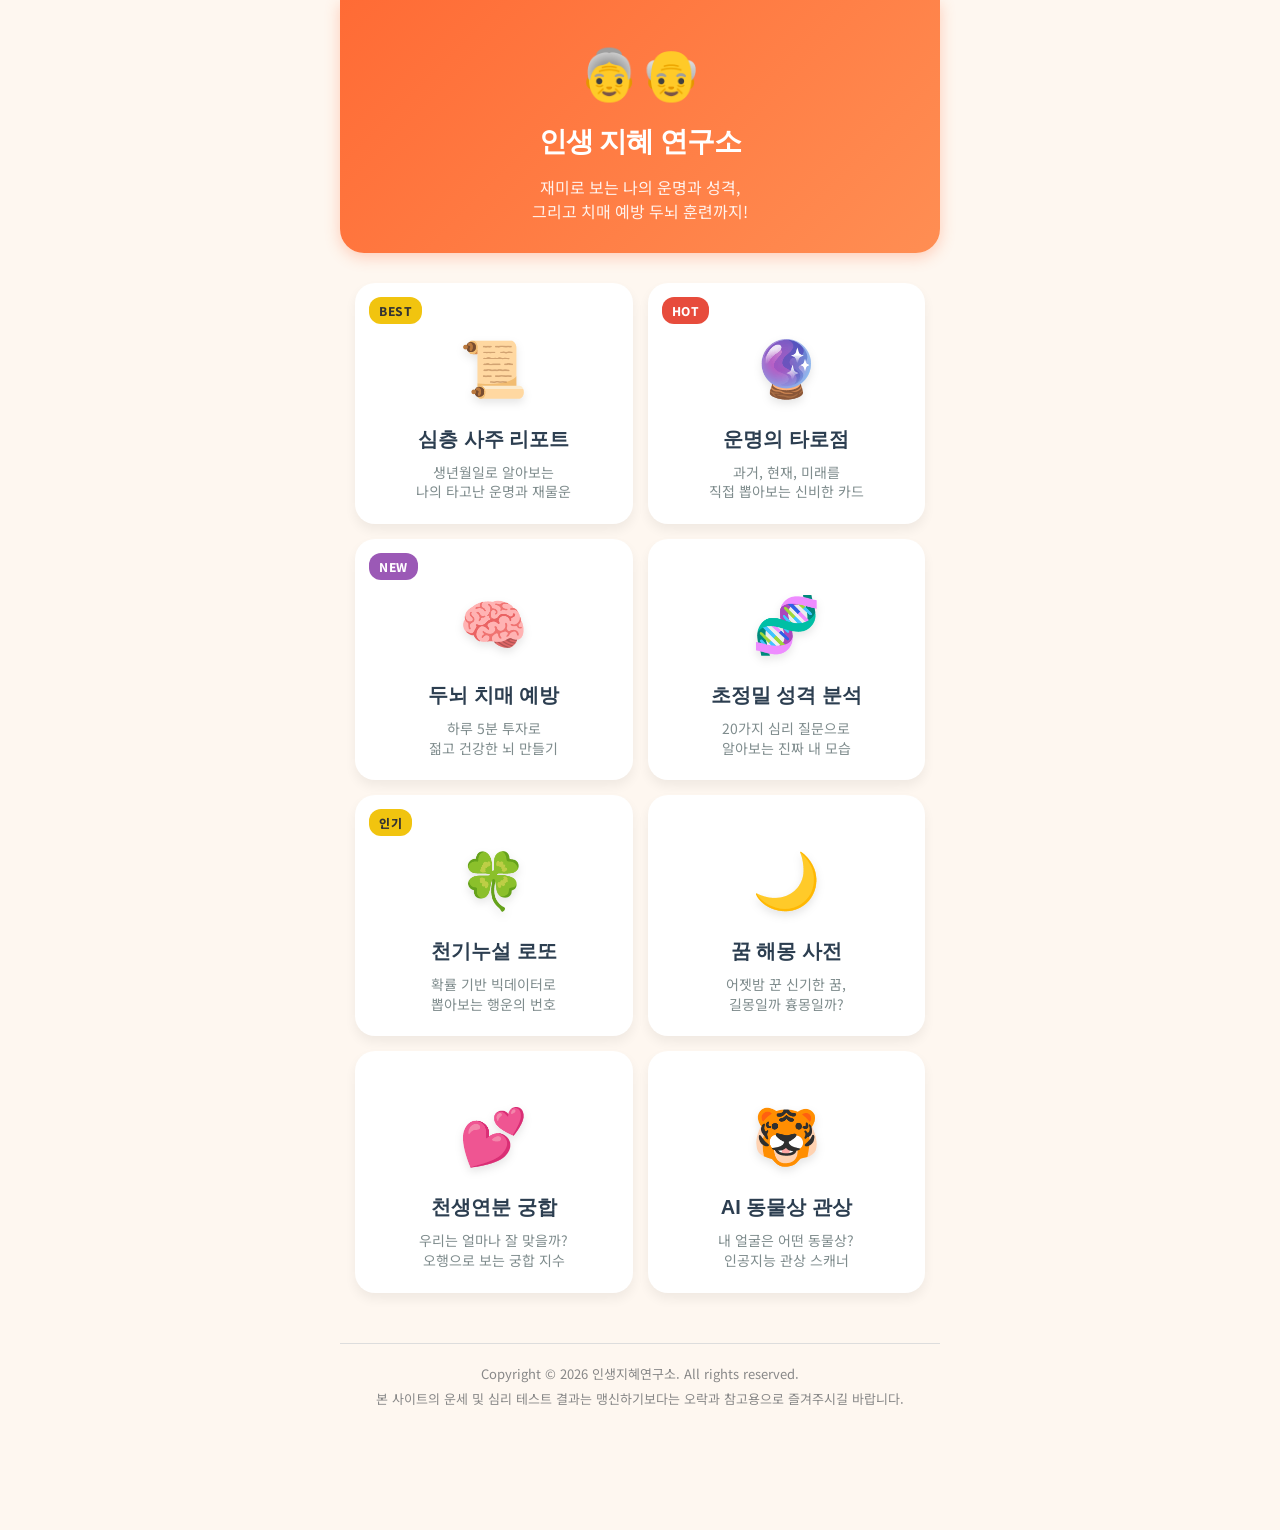
<file: index.html>
<!DOCTYPE html>
<html lang="ko">
<head>
    <meta charset="UTF-8">
    <meta name="viewport" content="width=device-width, initial-scale=1.0, maximum-scale=5.0">
    
    <!-- 기본 SEO 메타 태그 -->
    <title>시니어 인생 지혜 센터 - 사주, 타로, 두뇌건강, 성격분석</title>
    <meta name="description" content="시니어를 위한 맞춤형 심리 및 운세 분석 서비스입니다. 무료 사주팔자, 띠별 운세, 타로점, MBTI 성격테스트, 치매예방 두뇌게임, 로또 번호 추출 등 다양한 인생 지혜를 만나보세요.">
    <meta name="keywords" content="시니어, 운세, 사주팔자, 타로카드, MBTI, 치매예방, 두뇌게임, 꿈해몽, 로또당첨번호, 무료운세">
    <meta name="author" content="인생 지혜 센터">
    <link rel="canonical" href="https://www.yourdomain.com/">
    
    <!-- 다국어/지역 타겟팅 (한국어 대상) -->
    <link rel="alternate" hreflang="ko-KR" href="https://www.yourdomain.com/" />
    <link rel="alternate" hreflang="x-default" href="https://www.yourdomain.com/" />
    
    <!-- Open Graph (소셜 미디어 공유용) -->
    <meta property="og:type" content="website">
    <meta property="og:url" content="https://www.yourdomain.com/">
    <meta property="og:title" content="시니어 인생 지혜 센터 - 사주부터 두뇌건강까지">
    <meta property="og:description" content="시니어를 위한 맞춤형 분석 센터. 오늘의 운세, 성격 테스트, 치매 예방 게임을 무료로 즐겨보세요.">
    <meta property="og:image" content="https://www.yourdomain.com/og-image.jpg">
    <meta property="og:site_name" content="인생 지혜 센터">
    <meta property="og:locale" content="ko_KR">
    
    <!-- Twitter Card -->
    <meta name="twitter:card" content="summary_large_image">
    <meta name="twitter:title" content="시니어 인생 지혜 센터">
    <meta name="twitter:description" content="무료 사주, 타로, 두뇌게임, 꿈해몽 등 시니어 특화 콘텐츠">
    <meta name="twitter:image" content="https://www.yourdomain.com/og-image.jpg">

    <!-- CSS -->
    <link rel="stylesheet" href="common.css">
    
    <style>
        /* 방구석연구소 스타일 메인 그리드 및 카드 디자인 */
        .hero-section {
            text-align: center;
            padding: 30px 15px;
            background: linear-gradient(135deg, #FF6B35, #FF8E53);
            color: white;
            border-radius: 0 0 24px 24px;
            margin-bottom: 30px;
            box-shadow: 0 4px 15px rgba(255, 107, 53, 0.3);
        }
        .hero-title { font-size: 28px; font-weight: 900; margin-bottom: 10px; letter-spacing: -1px; }
        .hero-sub { font-size: 16px; opacity: 0.9; line-height: 1.5; }
        
        .main-grid {
            display: grid;
            grid-template-columns: repeat(2, 1fr);
            gap: 15px;
            padding: 0 15px 30px;
        }
        @media (max-width: 480px) {
            .main-grid { grid-template-columns: 1fr; }
        }
        
        .test-card {
            background: #fff;
            border-radius: 20px;
            padding: 20px;
            display: flex;
            flex-direction: column;
            align-items: center;
            text-align: center;
            text-decoration: none;
            box-shadow: 0 6px 12px rgba(0,0,0,0.06);
            border: 2px solid transparent;
            transition: all 0.3s cubic-bezier(0.25, 0.8, 0.25, 1);
            position: relative;
            overflow: hidden;
        }
        .test-card:hover, .test-card:active {
            transform: translateY(-5px);
            box-shadow: 0 12px 20px rgba(255, 107, 53, 0.15);
            border-color: var(--primary);
        }
        
        .badge {
            position: absolute;
            top: 12px; left: 12px;
            padding: 4px 10px;
            border-radius: 12px;
            font-size: 12px;
            font-weight: 800;
            color: white;
            letter-spacing: 0.5px;
        }
        .b-hot { background: #e74c3c; }
        .b-new { background: #9b59b6; }
        .b-best { background: #f1c40f; color: #333; }
        
        .card-icon {
            font-size: 55px;
            margin: 15px 0;
            filter: drop-shadow(0 4px 4px rgba(0,0,0,0.1));
            transition: transform 0.3s;
        }
        .test-card:hover .card-icon { transform: scale(1.1) rotate(5deg); }
        
        .card-title {
            font-size: 20px;
            font-weight: 800;
            color: #2c3e50;
            margin-bottom: 8px;
            word-break: keep-all;
        }
        .card-desc {
            font-size: 14px;
            color: #7f8c8d;
            line-height: 1.4;
            word-break: keep-all;
        }
        
        /* 시맨틱 태그 숨김 (SEO 용) */
        .sr-only {
            position: absolute; width: 1px; height: 1px; padding: 0; margin: -1px; overflow: hidden; clip: rect(0,0,0,0); border: 0;
        }
    </style>

    <!-- 구조화 데이터 (JSON-LD) - AI 크롤러 및 구글 리치 스니펫용 -->
    <script type="application/ld+json">
    {
      "@context": "https://schema.org",
      "@type": "WebSite",
      "name": "인생 지혜 센터",
      "url": "https://www.yourdomain.com/",
      "description": "시니어를 위한 전문 심리 분석, 사주, 타로, 두뇌 게임 사이트",
      "publisher": {
        "@type": "Organization",
        "name": "인생 지혜 센터 운영진",
        "logo": {
          "@type": "ImageObject",
          "url": "https://www.yourdomain.com/logo.png"
        }
      }
    }
    </script>
</head>
<body style="background-color: var(--bg); padding: 0;">

<div class="app-container" style="max-width: 600px; margin: 0 auto; min-height: 100vh; background: #FEF7F0;">
    
    <!-- SEO용 메인 타이틀 (시각적으로는 가려지거나 자연스럽게 배치됨) -->
    <h1 class="sr-only">시니어 맞춤형 사주, 성격 테스트 및 두뇌 훈련 사이트 모음</h1>

    <header class="hero-section">
        <div style="font-size: 50px; margin-bottom: 10px;">👵👴</div>
        <h2 class="hero-title">인생 지혜 연구소</h2>
        <p class="hero-sub">재미로 보는 나의 운명과 성격,<br>그리고 치매 예방 두뇌 훈련까지!</p>
    </header>

    <main>
        <section class="main-grid">
            
            <!-- 카드 1: 사주 -->
            <a href="saju.html" class="test-card">
                <span class="badge b-best">BEST</span>
                <div class="card-icon">📜</div>
                <h3 class="card-title">심층 사주 리포트</h3>
                <p class="card-desc">생년월일로 알아보는<br>나의 타고난 운명과 재물운</p>
            </a>

            <!-- 카드 2: 타로 -->
            <a href="tarot-v2.html" class="test-card">
                <span class="badge b-hot">HOT</span>
                <div class="card-icon">🔮</div>
                <h3 class="card-title">운명의 타로점</h3>
                <p class="card-desc">과거, 현재, 미래를<br>직접 뽑아보는 신비한 카드</p>
            </a>

            <!-- 카드 3: 두뇌 건강 -->
            <a href="brain.html" class="test-card">
                <span class="badge b-new">NEW</span>
                <div class="card-icon">🧠</div>
                <h3 class="card-title">두뇌 치매 예방</h3>
                <p class="card-desc">하루 5분 투자로<br>젊고 건강한 뇌 만들기</p>
            </a>

            <!-- 카드 4: MBTI -->
            <a href="mbti.html" class="test-card">
                <div class="card-icon">🧬</div>
                <h3 class="card-title">초정밀 성격 분석</h3>
                <p class="card-desc">20가지 심리 질문으로<br>알아보는 진짜 내 모습</p>
            </a>

            <!-- 카드 5: 로또 -->
            <a href="lotto2.html" class="test-card">
                <span class="badge b-best">인기</span>
                <div class="card-icon">🍀</div>
                <h3 class="card-title">천기누설 로또</h3>
                <p class="card-desc">확률 기반 빅데이터로<br>뽑아보는 행운의 번호</p>
            </a>

            <!-- 카드 6: 꿈해몽 -->
            <a href="dream.html" class="test-card">
                <div class="card-icon">🌙</div>
                <h3 class="card-title">꿈 해몽 사전</h3>
                <p class="card-desc">어젯밤 꾼 신기한 꿈,<br>길몽일까 흉몽일까?</p>
            </a>

            <!-- 카드 7: 인연 궁합 -->
            <a href="love.html" class="test-card">
                <div class="card-icon">💕</div>
                <h3 class="card-title">천생연분 궁합</h3>
                <p class="card-desc">우리는 얼마나 잘 맞을까?<br>오행으로 보는 궁합 지수</p>
            </a>

            <!-- 카드 8: 동물 관상 -->
            <a href="animal.html" class="test-card">
                <div class="card-icon">🐯</div>
                <h3 class="card-title">AI 동물상 관상</h3>
                <p class="card-desc">내 얼굴은 어떤 동물상?<br>인공지능 관상 스캐너</p>
            </a>

        </section>
    </main>

    <!-- 푸터 영역 추가 (SEO 및 신뢰도 향상) -->
    <footer style="text-align: center; padding: 20px; color: #888; font-size: 13px; border-top: 1px solid #ddd; margin-top: 20px;">
        <p>Copyright © 2026 인생지혜연구소. All rights reserved.</p>
        <p style="margin-top: 5px;">본 사이트의 운세 및 심리 테스트 결과는 맹신하기보다는 오락과 참고용으로 즐겨주시길 바랍니다.</p>
    </footer>

</div>

</body>
</html>
</file>
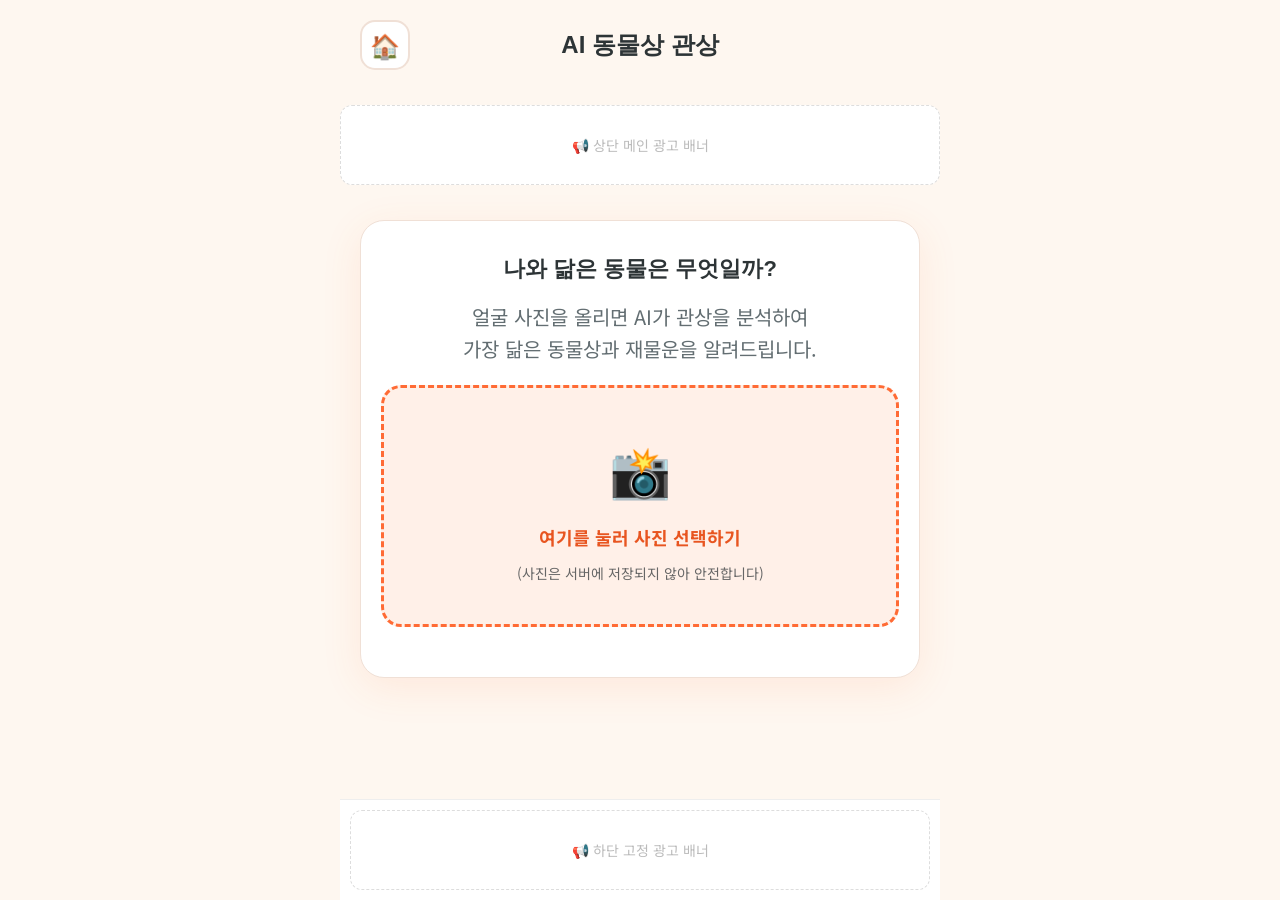
<file: animal.html>
<!DOCTYPE html>
<html lang="ko">
<head>
    <meta charset="UTF-8">
    <meta name="viewport" content="width=device-width, initial-scale=1.0">
    <title>동물상 관상 - 인생의 지혜</title>
    <link rel="stylesheet" href="common.css">
    <style>
        .upload-box { border: 3px dashed var(--primary); border-radius: 20px; padding: 40px 20px; text-align: center; cursor: pointer; background: #FFF0E8; transition: 0.3s; margin-bottom: 20px;}
        .upload-box:hover { background: #FFE0B2; }
        .upload-icon { font-size: 50px; margin-bottom: 15px; }
        .upload-text { font-size: 18px; font-weight: bold; color: var(--primary-dark); }
        
        #preview-img { max-width: 100%; max-height: 250px; border-radius: 12px; margin: 20px auto; display: none; box-shadow: 0 4px 10px rgba(0,0,0,0.1); }
        
        .scan-line { width: 100%; height: 4px; background: #00B894; position: absolute; top: 0; left: 0; box-shadow: 0 0 10px #00B894; animation: scan 2s infinite linear; display: none;}
        @keyframes scan { 0% { top: 0; } 50% { top: 100%; } 100% { top: 0; } }
        
        .res-animal { font-size: 80px; margin-bottom: 10px; }
        .res-title { font-size: 26px; font-weight: 900; color: var(--primary-dark); margin-bottom: 15px; }
        .res-desc { font-size: 18px; line-height: 1.6; color: #444; background: #f9f9f9; padding: 20px; border-radius: 12px; text-align: left;}
        
        input[type="file"] { display: none; }
    </style>
</head>
<body>

<div class="app-container">
    <header class="top-nav">
        <a href="index.html" class="home-btn">🏠</a>
        <h2 style="font-size: 24px;">AI 동물상 관상</h2>
        <div style="width:50px;"></div>
    </header>

    <div class="ad-box">📢 상단 메인 광고 배너</div>

    <main class="content-padding">
        <div id="upload-view" class="card animate-in">
            <h3 style="font-size: 22px; text-align: center; margin-bottom: 15px;">나와 닮은 동물은 무엇일까?</h3>
            <p style="text-align: center; color: var(--text-sub); margin-bottom: 20px;">얼굴 사진을 올리면 AI가 관상을 분석하여<br>가장 닮은 동물상과 재물운을 알려드립니다.</p>
            
            <div class="upload-box" onclick="document.getElementById('file-input').click();">
                <div class="upload-icon">📸</div>
                <div class="upload-text">여기를 눌러 사진 선택하기</div>
                <div style="font-size:14px; color:#666; margin-top:10px;">(사진은 서버에 저장되지 않아 안전합니다)</div>
            </div>
            <input type="file" id="file-input" accept="image/*" onchange="loadFile(event)">
            
            <div style="position: relative; text-align:center;">
                <img id="preview-img">
                <div class="scan-line" id="scan-line"></div>
            </div>
            
            <button class="btn-main" id="analyze-btn" style="display:none;" onclick="startAnalyze()">AI 관상 분석 시작</button>
        </div>

        <div id="result-view" class="card animate-in" style="display:none; text-align: center;">
            <div class="res-animal" id="res-emoji"></div>
            <div class="res-title" id="res-title"></div>
            <div class="res-desc" id="res-desc"></div>
            <button class="btn-main" style="margin-top: 25px;" onclick="location.reload()">다른 사진으로 해보기</button>
        </div>
    </main>

    <div class="ad-fixed-bottom">
        <div class="ad-box" style="margin:0">📢 하단 고정 광고 배너</div>
    </div>
</div>

<script>
const animals = [
    { e: "🐶", t: "친근하고 충직한 강아지상", d: "당신은 사람들에게 호감을 주는 부드러운 인상을 가졌습니다. 인복이 많아 주변에 항상 돕는 귀인이 끊이지 않으며, 초년보다 중년 이후에 재물이 크게 모이는 관상입니다." },
    { e: "🐱", t: "매력적이고 도도한 고양이상", d: "눈치가 빠르고 두뇌 회전이 비상합니다. 남들에게 기대기보다 스스로 독립적인 성취를 이뤄내는 타입이며, 특유의 예리한 감각으로 투자나 사업에서 큰 성공을 거둘 관상입니다." },
    { e: "🐯", t: "카리스마 넘치는 호랑이상", d: "강한 리더십과 묵직한 존재감을 지녔습니다. 불의를 참지 못하는 대장부 기질이 있으며, 조직의 우두머리가 되거나 큰 사업체를 이끌어갈 강력한 재물운을 타고났습니다." },
    { e: "🐻", t: "듬직하고 포용력 넓은 곰상", d: "태산처럼 묵직하고 믿음직스러워 주변 사람들이 당신을 깊이 의지합니다. 끈기와 인내심이 최고 수준이며, 부동산이나 안정적인 투자로 거대한 자산을 축적할 관상입니다." },
    { e: "🐰", t: "재치있고 사랑스러운 토끼상", d: "발랄하고 센스가 넘치며 어떤 환경에서도 유연하게 적응합니다. 뛰어난 예술적 감각이나 말솜씨를 살려 대중의 사랑을 받으며 부를 축적하는 매력적인 상입니다." }
];

function loadFile(event) {
    const reader = new FileReader();
    reader.onload = function(){
        const img = document.getElementById('preview-img');
        img.src = reader.result;
        img.style.display = 'inline-block';
        document.getElementById('analyze-btn').style.display = 'block';
    };
    reader.readAsDataURL(event.target.files[0]);
}

function startAnalyze() {
    document.getElementById('analyze-btn').style.display = 'none';
    document.getElementById('scan-line').style.display = 'block';
    
    setTimeout(() => {
        const result = animals[Math.floor(Math.random() * animals.length)];
        
        document.getElementById('upload-view').style.display = 'none';
        document.getElementById('result-view').style.display = 'block';
        
        document.getElementById('res-emoji').innerText = result.e;
        document.getElementById('res-title').innerText = result.t;
        document.getElementById('res-desc').innerHTML = `<strong>[관상 및 재물운 분석]</strong><br><br>${result.d}`;
        window.scrollTo(0, 0);
    }, 3000);
}
</script>
</body>
</html>
</file>
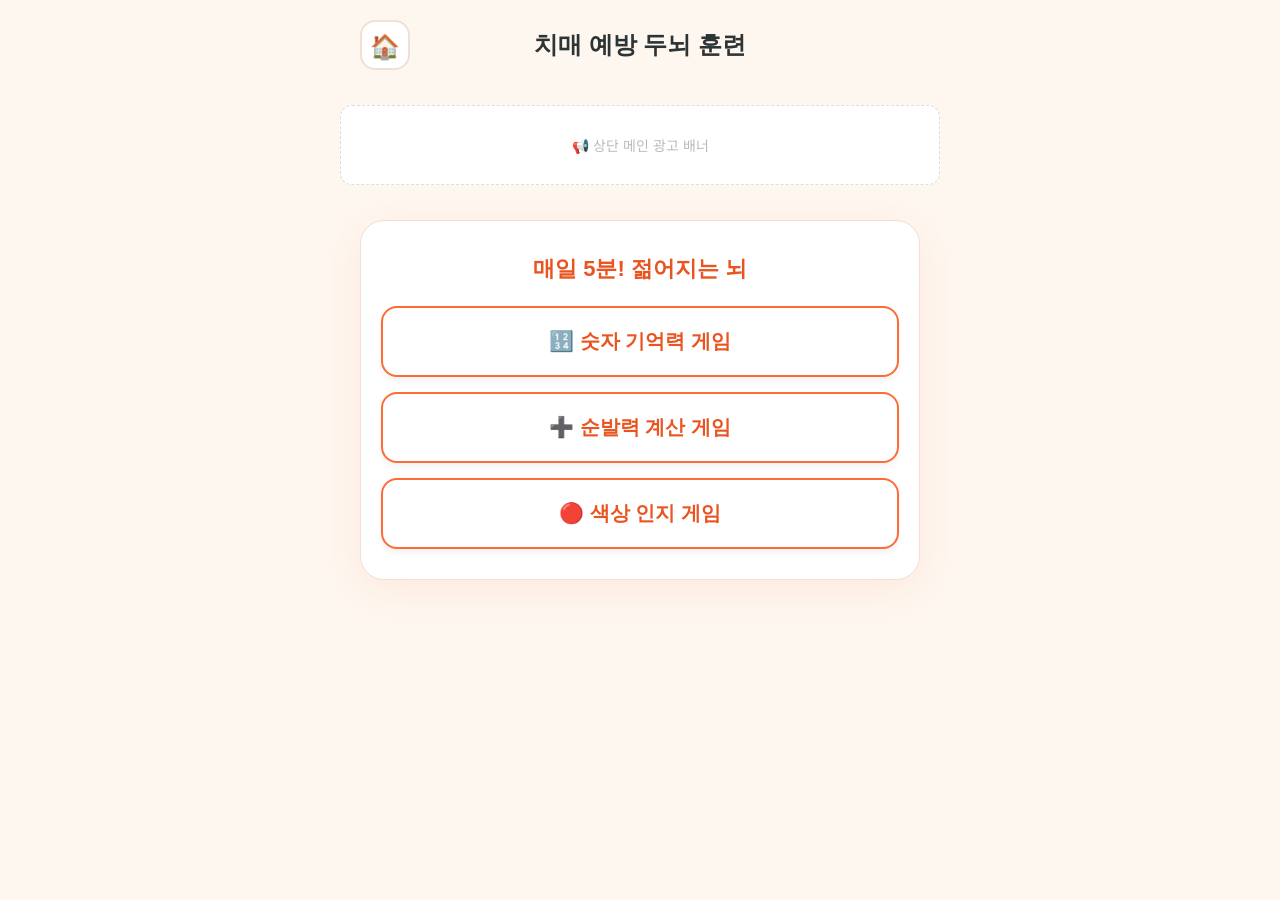
<file: brain.html>
<!DOCTYPE html>
<html lang="ko">
<head>
    <meta charset="UTF-8">
    <meta name="viewport" content="width=device-width, initial-scale=1.0, maximum-scale=1.0, user-scalable=no">
    <title>두뇌 건강 - 인생의 지혜</title>
    <link rel="stylesheet" href="common.css">
    <style>
        .game-menu { display: flex; flex-direction: column; gap: 15px; }
        .game-btn { background: #fff; border: 2px solid var(--primary); padding: 20px; border-radius: 16px; font-size: 20px; font-weight: bold; color: var(--primary-dark); cursor: pointer; display: flex; align-items: center; justify-content: center; gap: 15px; box-shadow: 0 4px 6px rgba(0,0,0,0.05); }
        .game-btn:active { transform: scale(0.98); background: #FEF7F0; }
        
        /* Game UI */
        #game-area { display: none; text-align: center; }
        .g-header { font-size: 22px; font-weight: bold; color: var(--primary-dark); margin-bottom: 20px; }
        .g-level { font-size: 16px; color: #666; margin-bottom: 15px; }
        .g-display { font-size: 50px; font-weight: 900; letter-spacing: 5px; color: #333; margin: 30px 0; height: 70px; display: flex; align-items: center; justify-content: center; }
        
        .n-pad { display: grid; grid-template-columns: repeat(3, 1fr); gap: 10px; max-width: 300px; margin: 0 auto; }
        .n-btn { background: #eee; border: none; border-radius: 12px; font-size: 24px; font-weight: bold; padding: 20px 0; cursor: pointer; color: #333; }
        .n-btn:active { background: #ddd; }
        
        .ans-input { width: 100%; max-width: 250px; font-size: 30px; text-align: center; padding: 10px; border: 2px solid var(--primary); border-radius: 12px; margin-bottom: 20px; font-weight: bold;}
        
        .color-btns { display: flex; justify-content: center; gap: 20px; margin-top: 30px; }
        .c-btn { width: 100px; padding: 20px 0; font-size: 20px; font-weight: bold; color: #fff; border: none; border-radius: 12px; cursor: pointer; }
        .c-red { background: #e74c3c; } .c-blue { background: #3498db; }
        
        .result-box { background: #FFF0E8; padding: 20px; border-radius: 16px; margin-top: 20px; font-size: 18px; line-height: 1.6; display: none;}
    </style>
</head>
<body>

<div class="app-container">
    <header class="top-nav">
        <a href="index.html" class="home-btn">🏠</a>
        <h2 style="font-size: 24px;">치매 예방 두뇌 훈련</h2>
        <div style="width:50px;"></div>
    </header>

    <div class="ad-box">📢 상단 메인 광고 배너</div>

    <main class="content-padding">
        <div id="menu-view" class="card animate-in">
            <h3 style="font-size: 22px; margin-bottom: 20px; text-align: center; color: var(--primary-dark);">매일 5분! 젊어지는 뇌</h3>
            <div class="game-menu">
                <button class="game-btn" onclick="startMemoryGame()">🔢 숫자 기억력 게임</button>
                <button class="game-btn" onclick="startCalcGame()">➕ 순발력 계산 게임</button>
                <button class="game-btn" onclick="startColorGame()">🔴 색상 인지 게임</button>
            </div>
        </div>

        <div id="game-area" class="card animate-in">
            <div class="g-header" id="g-title">게임</div>
            <div class="g-level" id="g-level">1단계</div>
            
            <div class="g-display" id="g-display">준비...</div>
            
            <!-- Memory Input -->
            <div id="memory-input" style="display:none;">
                <input type="number" id="m-ans" class="ans-input" placeholder="숫자 입력" disabled>
                <div class="n-pad">
                    <button class="n-btn" onclick="addNum(1)">1</button><button class="n-btn" onclick="addNum(2)">2</button><button class="n-btn" onclick="addNum(3)">3</button>
                    <button class="n-btn" onclick="addNum(4)">4</button><button class="n-btn" onclick="addNum(5)">5</button><button class="n-btn" onclick="addNum(6)">6</button>
                    <button class="n-btn" onclick="addNum(7)">7</button><button class="n-btn" onclick="addNum(8)">8</button><button class="n-btn" onclick="addNum(9)">9</button>
                    <button class="n-btn" onclick="delNum()">지움</button><button class="n-btn" onclick="addNum(0)">0</button><button class="n-btn" style="background:var(--primary); color:#fff;" onclick="checkMemory()">확인</button>
                </div>
            </div>

            <!-- Calc Input -->
            <div id="calc-input" style="display:none;">
                <input type="number" id="c-ans" class="ans-input" placeholder="정답 입력">
                <button class="btn-main" onclick="checkCalc()">정답 확인</button>
            </div>

            <!-- Color Input -->
            <div id="color-input" class="color-btns" style="display:none;">
                <button class="c-btn c-red" onclick="checkColor('red')">빨강색</button>
                <button class="c-btn c-blue" onclick="checkColor('blue')">파랑색</button>
            </div>

            <div class="result-box" id="result-box"></div>
            <button class="btn-sub" style="margin-top:20px;" onclick="location.reload()">메인 메뉴로 돌아가기</button>
        </div>
    </main>
</div>

<script>
let currentMode = '';
let level = 1;
let score = 0;
let targetValue = '';

// --- Memory Game ---
function startMemoryGame() {
    currentMode = 'memory'; level = 1; score = 0;
    document.getElementById('menu-view').style.display = 'none';
    document.getElementById('game-area').style.display = 'block';
    document.getElementById('g-title').innerText = "숫자 기억력 게임";
    playMemoryLevel();
}

function playMemoryLevel() {
    document.getElementById('m-ans').value = '';
    document.getElementById('memory-input').style.display = 'none';
    document.getElementById('g-level').innerText = level + "단계";
    
    // Generate random number (starts with 3 digits, increases)
    let len = 2 + level;
    let num = "";
    for(let i=0; i<len; i++) num += Math.floor(Math.random() * 10);
    targetValue = num;
    
    document.getElementById('g-display').innerText = num;
    
    setTimeout(() => {
        document.getElementById('g-display').innerText = "???";
        document.getElementById('memory-input').style.display = 'block';
    }, 2000 + (level * 500)); // Show a bit longer as level increases
}

function addNum(n) { document.getElementById('m-ans').value += n; }
function delNum() { 
    let v = document.getElementById('m-ans').value;
    document.getElementById('m-ans').value = v.substring(0, v.length - 1);
}

function checkMemory() {
    const ans = document.getElementById('m-ans').value;
    if(ans === targetValue) {
        level++;
        if(level > 5) { endGame("축하합니다! 5단계를 모두 통과하셨습니다.<br>당신의 기억력은 상위 5%입니다!"); }
        else { playMemoryLevel(); }
    } else {
        endGame(`아쉽습니다. 정답은 <strong>${targetValue}</strong> 였습니다.<br>최종 도달: ${level}단계`);
    }
}

// --- Calc Game ---
function startCalcGame() {
    currentMode = 'calc'; level = 1; score = 0;
    document.getElementById('menu-view').style.display = 'none';
    document.getElementById('game-area').style.display = 'block';
    document.getElementById('g-title').innerText = "순발력 계산 게임";
    document.getElementById('calc-input').style.display = 'block';
    playCalcLevel();
}

function playCalcLevel() {
    document.getElementById('c-ans').value = '';
    document.getElementById('g-level').innerText = level + "단계";
    
    let a, b, op;
    if(level <= 2) { a = r(1,20); b = r(1,20); op = '+'; targetValue = a+b; }
    else if(level <= 4) { a = r(10,50); b = r(1,20); op = '-'; targetValue = a-b; }
    else { a = r(2,9); b = r(2,9); op = '×'; targetValue = a*b; }
    
    document.getElementById('g-display').innerText = `${a} ${op} ${b} = ?`;
}

function checkCalc() {
    const ans = parseInt(document.getElementById('c-ans').value);
    if(ans === targetValue) {
        level++;
        if(level > 6) { endGame("완벽합니다! 치매 예방에 탁월한 계산 능력입니다!"); }
        else { playCalcLevel(); }
    } else {
        endGame(`틀렸습니다. 정답은 <strong>${targetValue}</strong> 였습니다.<br>계산 연습을 매일 해주세요!`);
    }
}

// --- Color Game (Stroop) ---
const colors = [
    { t: "빨강", c: "red", hex: "#e74c3c" },
    { t: "파랑", c: "blue", hex: "#3498db" }
];

function startColorGame() {
    currentMode = 'color'; level = 1; score = 0;
    document.getElementById('menu-view').style.display = 'none';
    document.getElementById('game-area').style.display = 'block';
    document.getElementById('g-title').innerText = "글자 색상 인지 게임";
    document.getElementById('g-level').innerText = "글자의 '의미'가 아닌 '색상'을 누르세요!";
    document.getElementById('color-input').style.display = 'flex';
    playColorLevel();
}

function playColorLevel() {
    let tIdx = r(0,1);
    let cIdx = r(0,1);
    targetValue = colors[cIdx].c; // The actual color shown
    
    let el = document.getElementById('g-display');
    el.innerText = colors[tIdx].t;
    el.style.color = colors[cIdx].hex;
}

function checkColor(colorVal) {
    if(colorVal === targetValue) {
        level++;
        if(level > 10) { endGame("대단합니다! 인지 능력이 매우 훌륭합니다!"); }
        else { playColorLevel(); }
    } else {
        endGame(`아차! 글자 색상을 선택하셔야 합니다.<br>도달 단계: ${level}단계`);
    }
}

// --- Utils ---
function r(min, max) { return Math.floor(Math.random() * (max - min + 1)) + min; }

function endGame(msg) {
    document.getElementById('g-display').style.display = 'none';
    document.getElementById('memory-input').style.display = 'none';
    document.getElementById('calc-input').style.display = 'none';
    document.getElementById('color-input').style.display = 'none';
    
    const rb = document.getElementById('result-box');
    rb.innerHTML = msg;
    rb.style.display = 'block';
}
</script>
</body>
</html>
</file>
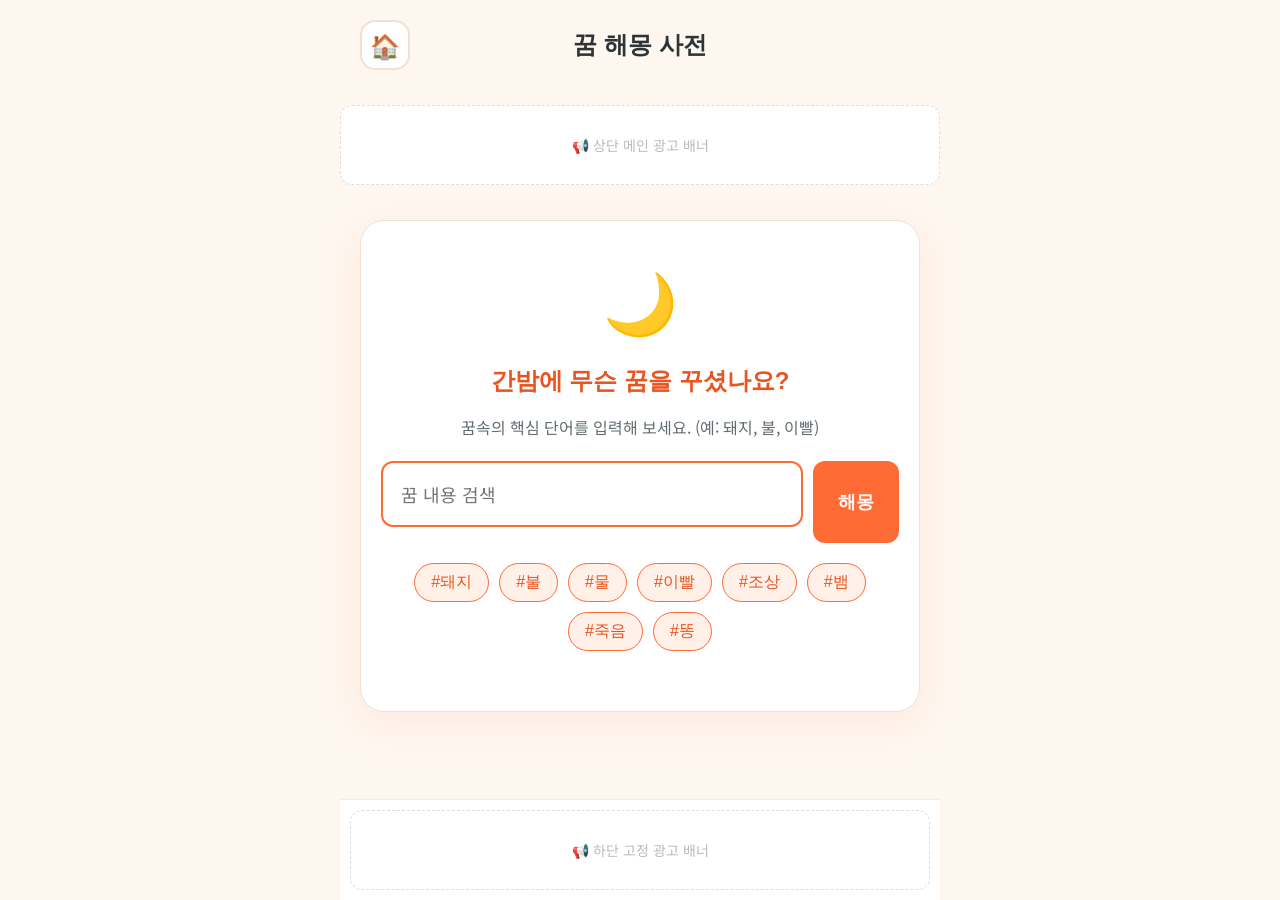
<file: dream.html>
<!DOCTYPE html>
<html lang="ko">
<head>
    <meta charset="UTF-8">
    <meta name="viewport" content="width=device-width, initial-scale=1.0">
    <title>꿈 해몽 - 인생의 지혜</title>
    <link rel="stylesheet" href="common.css">
    <style>
        .search-box { display: flex; gap: 10px; margin-bottom: 20px; }
        .search-input { flex: 1; padding: 18px; font-size: 18px; border: 2px solid var(--primary); border-radius: 12px; outline: none; }
        .search-input:focus { box-shadow: 0 0 0 3px rgba(255,107,53,0.2); }
        .search-btn { background: var(--primary); color: white; border: none; border-radius: 12px; padding: 0 25px; font-size: 18px; font-weight: bold; cursor: pointer; }
        
        .tag-list { display: flex; flex-wrap: wrap; gap: 10px; margin-bottom: 30px; justify-content: center; }
        .tag-btn { background: #FFF0E8; color: var(--primary-dark); border: 1px solid var(--primary); padding: 8px 16px; border-radius: 20px; font-size: 16px; cursor: pointer; transition: 0.2s;}
        .tag-btn:active { transform: scale(0.95); background: var(--primary); color: #fff;}
        
        .result-item { background: #fff; padding: 20px; border-radius: 16px; margin-bottom: 15px; border-left: 5px solid var(--primary); box-shadow: 0 2px 8px rgba(0,0,0,0.05); text-align: left; }
        .res-title { font-size: 20px; font-weight: bold; color: var(--text-main); margin-bottom: 10px; }
        .res-type { display: inline-block; padding: 4px 10px; border-radius: 6px; font-size: 14px; font-weight: bold; margin-bottom: 10px; color: white; }
        .t-good { background: #27ae60; } .t-bad { background: #e74c3c; } .t-warn { background: #f39c12; }
        .res-desc { font-size: 17px; line-height: 1.6; color: #555; }
        
        .no-result { text-align: center; font-size: 18px; color: #888; padding: 40px 0; }
    </style>
</head>
<body>

<div class="app-container">
    <header class="top-nav">
        <a href="index.html" class="home-btn">🏠</a>
        <h2 style="font-size: 24px;">꿈 해몽 사전</h2>
        <div style="width:50px;"></div>
    </header>

    <div class="ad-box">📢 상단 메인 광고 배너</div>

    <main class="content-padding">
        <div class="card animate-in" style="text-align: center;">
            <div style="font-size: 60px; margin-bottom: 15px;">🌙</div>
            <h3 style="font-size: 24px; color: var(--primary-dark); margin-bottom: 15px;">간밤에 무슨 꿈을 꾸셨나요?</h3>
            <p style="color: var(--text-sub); font-size: 16px; margin-bottom: 20px;">꿈속의 핵심 단어를 입력해 보세요. (예: 돼지, 불, 이빨)</p>
            
            <form class="search-box" onsubmit="event.preventDefault(); searchDream();">
                <input type="text" id="keyword" class="search-input" placeholder="꿈 내용 검색">
                <button type="submit" class="search-btn">해몽</button>
            </form>
            
            <div class="tag-list">
                <button class="tag-btn" onclick="setSearch('돼지')">#돼지</button>
                <button class="tag-btn" onclick="setSearch('불')">#불</button>
                <button class="tag-btn" onclick="setSearch('물')">#물</button>
                <button class="tag-btn" onclick="setSearch('이빨')">#이빨</button>
                <button class="tag-btn" onclick="setSearch('조상')">#조상</button>
                <button class="tag-btn" onclick="setSearch('뱀')">#뱀</button>
                <button class="tag-btn" onclick="setSearch('죽음')">#죽음</button>
                <button class="tag-btn" onclick="setSearch('똥')">#똥</button>
            </div>
            
            <div id="results-area"></div>
        </div>
    </main>

    <div class="ad-fixed-bottom">
        <div class="ad-box" style="margin:0">📢 하단 고정 광고 배너</div>
    </div>
</div>

<script>
const db = [
    { t: "돼지가 집 안으로 들어오는 꿈", tag: ["돼지", "돈", "재물"], type: "good", typeStr: "길몽", d: "큰 재물이나 횡재수가 생길 징조입니다. 복권이나 추첨 등에서 좋은 결과를 기대할 수 있으며, 가업이 번창하게 됩니다." },
    { t: "돼지를 쫓아내는 꿈", tag: ["돼지", "손실"], type: "bad", typeStr: "흉몽", d: "들어오려던 재물을 스스로 차버리는 격입니다. 금전적인 손실이나 계약의 파기가 있을 수 있으니 주의가 필요합니다." },
    { t: "집에 큰 불이 나는 꿈", tag: ["불", "집", "성공"], type: "good", typeStr: "대길몽", d: "불길이 거셀수록 사업이 크게 번창하고 부를 축적하게 됩니다. 오랫동안 준비했던 일이 크게 성공하여 세상에 이름을 알립니다." },
    { t: "불을 끄려고 해도 꺼지지 않는 꿈", tag: ["불", "재물"], type: "good", typeStr: "길몽", d: "재물운이 계속해서 솟아나 막을 수 없음을 의미합니다. 끝없는 부와 명예가 당신을 따를 것입니다." },
    { t: "맑은 물에서 수영하는 꿈", tag: ["물", "수영", "건강"], type: "good", typeStr: "길몽", d: "마음의 평화와 안정을 찾으며, 환자라면 병이 씻은 듯 낫게 됩니다. 만사가 순조롭게 풀리는 시기입니다." },
    { t: "탁하고 흙탕물에 빠지는 꿈", tag: ["물", "흙탕물"], type: "bad", typeStr: "흉몽", d: "구설수나 질병에 노출될 수 있습니다. 억울한 누명을 쓰거나 건강이 나빠질 수 있으니 매사에 신중해야 합니다." },
    { t: "윗니가 빠지는 꿈", tag: ["이빨", "윗니", "가족"], type: "bad", typeStr: "흉몽", d: "윗사람(부모님, 상사)에게 안 좋은 일이 생길 수 있음을 암시합니다. 주변 어르신들의 건강을 잘 챙기십시오." },
    { t: "아랫니가 빠지는 꿈", tag: ["이빨", "아랫니", "가족"], type: "bad", typeStr: "흉몽", d: "아랫사람(자녀, 부하직원)에게 사고나 질병이 발생할 수 있으니 주의 깊게 살펴야 합니다." },
    { t: "새 이빨이 돋아나는 꿈", tag: ["이빨", "재생", "새출발"], type: "good", typeStr: "길몽", d: "어려웠던 상황이 해결되고 새로운 기회가 주어집니다. 집안에 새 생명이 태어나거나 큰 경사가 생깁니다." },
    { t: "돌아가신 조상님이 밝게 웃는 꿈", tag: ["조상", "웃음", "성공"], type: "good", typeStr: "길몽", d: "집안에 큰 경사가 생기고, 추진 중인 일이나 사업이 귀인의 도움으로 대성공을 거두게 됩니다." },
    { t: "조상님이 어두운 표정으로 화를 내는 꿈", tag: ["조상", "경고"], type: "warn", typeStr: "경고몽", d: "현재 진행 중인 일에 큰 실수가 있거나 집안에 우환이 생길 수 있음을 경고합니다. 계획을 재점검하십시오." },
    { t: "큰 뱀이 몸을 칭칭 감는 꿈", tag: ["뱀", "결혼", "재물"], type: "good", typeStr: "길몽", d: "재물이 들어오거나 권력을 얻게 되며, 미혼자는 훌륭한 배우자를 만나게 되는 길몽입니다." },
    { t: "본인이 죽는 꿈", tag: ["죽음", "부활", "재물"], type: "good", typeStr: "대길몽", d: "죽음은 부활과 새로운 시작을 의미합니다. 과거의 나쁜 운이 모두 소멸하고 막대한 재물과 행운이 찾아옵니다." },
    { t: "똥(대변)을 온몸에 뒤집어쓰는 꿈", tag: ["똥", "재물"], type: "good", typeStr: "대길몽", d: "로또 1등 당첨자들이 가장 많이 꾸는 꿈입니다. 생각지 못한 막대한 횡재를 하게 되며 투자에서 대박이 납니다." },
    { t: "하늘을 자유롭게 날아다니는 꿈", tag: ["하늘", "비행", "승진"], type: "good", typeStr: "길몽", d: "신분 상승이나 승진을 의미하며, 오랫동안 원했던 소원이 마침내 이루어지게 됩니다." }
];

function setSearch(kw) {
    document.getElementById('keyword').value = kw;
    searchDream();
}

function searchDream() {
    const kw = document.getElementById('keyword').value.trim();
    const area = document.getElementById('results-area');
    area.innerHTML = "";
    
    if(!kw) {
        area.innerHTML = `<div class="no-result">검색어를 입력해 주세요.</div>`;
        return;
    }
    
    let res = db.filter(item => item.t.includes(kw) || item.d.includes(kw) || item.tag.includes(kw));
    
    if(res.length === 0) {
        area.innerHTML = `<div class="no-result"><b>'${kw}'</b>에 대한 해몽 결과가 없습니다.<br>비슷한 다른 단어로 검색해 보세요.</div>`;
        return;
    }
    
    let html = `<div style="text-align:left; font-size:16px; margin-bottom:10px; color:var(--primary-dark);">총 ${res.length}건의 해몽을 찾았습니다.</div>`;
    res.forEach(item => {
        let typeClass = item.type === 'good' ? 't-good' : (item.type === 'bad' ? 't-bad' : 't-warn');
        html += `
            <div class="result-item">
                <div class="res-type ${typeClass}">${item.typeStr}</div>
                <div class="res-title">${item.t}</div>
                <div class="res-desc">${item.d}</div>
            </div>
        `;
    });
    
    area.innerHTML = html;
}
</script>
</body>
</html>
</file>
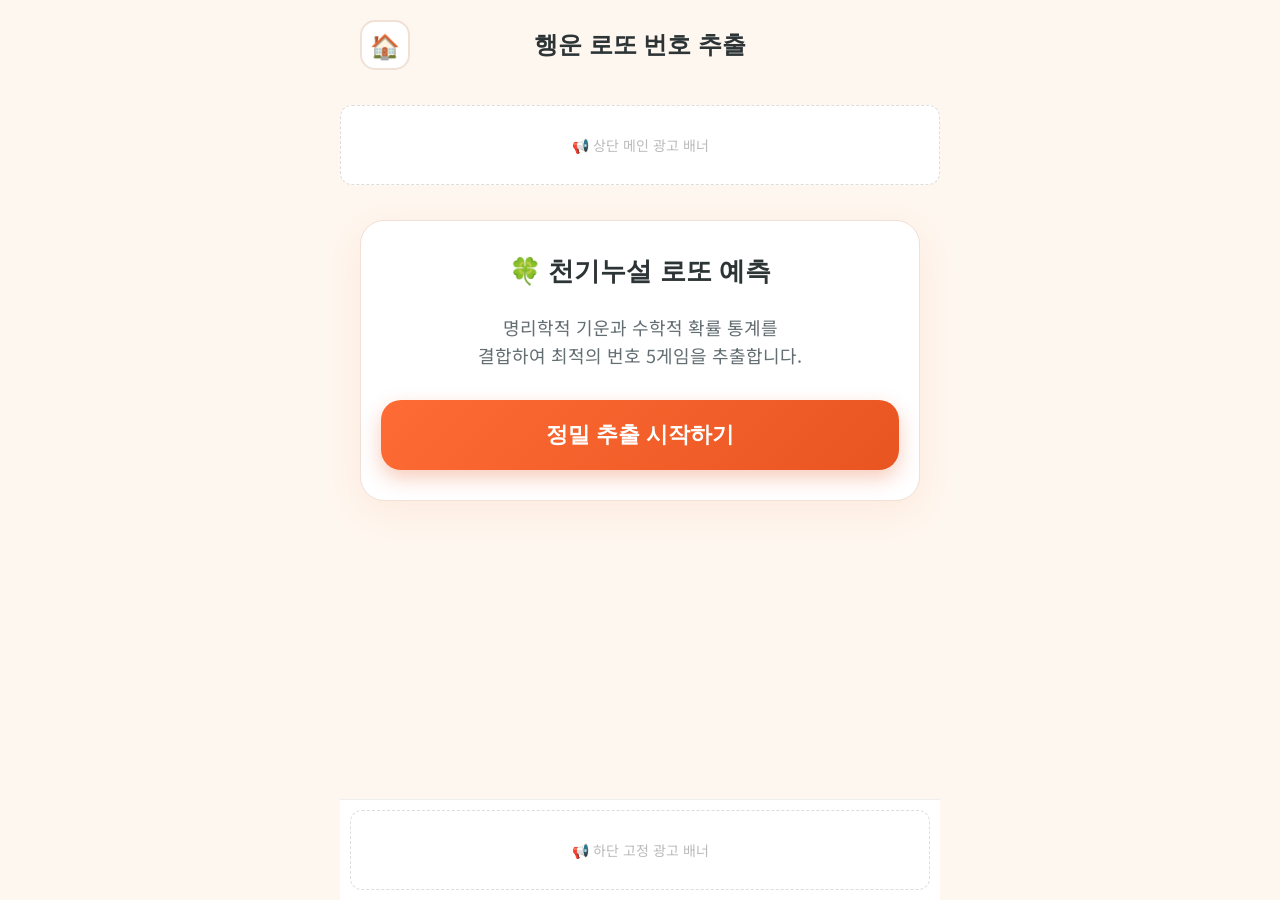
<file: lotto2.html>
<!DOCTYPE html>
<html lang="ko">
<head>
    <meta charset="UTF-8">
    <meta name="viewport" content="width=device-width, initial-scale=1.0">
    <title>행운 로또 - 인생의 지혜</title>
    <link rel="stylesheet" href="common.css">
    <style>
        .lotto-ball {
            width: 45px; height: 45px; border-radius: 50%;
            display: inline-flex; align-items: center; justify-content: center;
            font-size: 18px; font-weight: 800; color: white; margin: 4px;
            box-shadow: 0 4px 10px rgba(0,0,0,0.15);
            text-shadow: 1px 1px 2px rgba(0,0,0,0.3);
        }
        .b1 { background: #fbc531; } /* 1~10 */
        .b2 { background: #0097e6; } /* 11~20 */
        .b3 { background: #e84118; } /* 21~30 */
        .b4 { background: #7f8fa6; } /* 31~40 */
        .b5 { background: #4cd137; } /* 41~45 */
        
        .lotto-row {
            background: #f8f9fa; border-radius: 12px; padding: 15px; margin-bottom: 12px;
            display: flex; align-items: center; justify-content: space-between; border: 1px solid #eee;
        }
        .lotto-set { display: flex; flex-wrap: wrap; justify-content: center; flex: 1; }
        .lotto-label { font-weight: 800; color: var(--primary-dark); font-size: 16px; margin-right: 10px; min-width: 45px;}
        
        .stat-box { font-size: 14px; color: #666; margin-top: 5px; text-align: center; }
        
        #loading-view { display: none; text-align: center; padding: 40px 0; }
        .spinner { width: 50px; height: 50px; border: 5px solid #eee; border-top: 5px solid var(--primary); border-radius: 50%; animation: spin 1s linear infinite; margin: 0 auto 15px; }
    </style>
</head>
<body>

<div class="app-container">
    <header class="top-nav">
        <a href="index.html" class="home-btn">🏠</a>
        <h2 style="font-size: 24px;">행운 로또 번호 추출</h2>
        <div style="width:50px;"></div>
    </header>

    <div class="ad-box">📢 상단 메인 광고 배너</div>

    <main class="content-padding">
        <div id="start-view" class="card animate-in" style="text-align: center;">
            <h3 style="font-size: 26px; margin-bottom: 20px;">🍀 천기누설 로또 예측</h3>
            <p style="color: var(--text-sub); font-size: 18px; margin-bottom: 30px; line-height: 1.6;">
                명리학적 기운과 수학적 확률 통계를<br>결합하여 최적의 번호 5게임을 추출합니다.
            </p>
            <button class="btn-main" onclick="startGeneration()">정밀 추출 시작하기</button>
        </div>

        <div id="loading-view" class="card">
            <div class="spinner"></div>
            <h4 style="font-size: 20px; color: var(--primary-dark); margin-bottom: 10px;">빅데이터 분석 중...</h4>
            <p style="color: var(--text-sub); font-size: 16px;">과거 당첨 패턴과 홀짝 비율을 계산하고 있습니다.</p>
        </div>

        <div id="result-view" style="display: none;" class="animate-in">
            <div class="card">
                <h3 style="font-size: 22px; color: var(--primary-dark); text-align: center; margin-bottom: 20px;">🎉 추천 행운 번호 5게임</h3>
                <div id="lotto-results"></div>
                <button class="btn-main" style="margin-top: 20px;" onclick="location.reload()">새로운 번호 받기</button>
            </div>
            
            <div class="card" style="background: #FFF8E1; border-color: #FFE082;">
                <h4 style="font-size: 19px; color: #F57F17; margin-bottom: 10px;">💡 로또 당첨 꿀팁</h4>
                <p style="font-size: 16px; line-height: 1.6;">추출된 번호는 <strong>홀수와 짝수의 비율(3:3 또는 4:2)</strong>을 최적화하고, 번호의 총합이 <strong>100~170</strong> 사이가 되도록 설계된 과학적인 번호입니다. 좋은 꿈을 꾼 날 구매하시면 금전운이 더욱 상승합니다.</p>
            </div>
        </div>
    </main>

    <div class="ad-fixed-bottom">
        <div class="ad-box" style="margin:0">📢 하단 고정 광고 배너</div>
    </div>
</div>

<script>
function getBallColor(n) {
    if(n <= 10) return 'b1';
    if(n <= 20) return 'b2';
    if(n <= 30) return 'b3';
    if(n <= 40) return 'b4';
    return 'b5';
}

function generateOneSet() {
    let nums = [];
    while(nums.length < 6) {
        let n = Math.floor(Math.random() * 45) + 1;
        if(!nums.includes(n)) nums.push(n);
    }
    nums.sort((a,b) => a-b);
    
    let odd = 0, even = 0, sum = 0;
    nums.forEach(n => {
        if(n % 2 === 0) even++; else odd++;
        sum += n;
    });
    
    return { nums, odd, even, sum };
}

function startGeneration() {
    document.getElementById('start-view').style.display = 'none';
    document.getElementById('loading-view').style.display = 'block';
    
    setTimeout(() => {
        const letters = ['A', 'B', 'C', 'D', 'E'];
        let html = "";
        
        for(let i=0; i<5; i++) {
            let set;
            // 로또 최적의 합(100~170)이 나올 때까지 필터링 (가벼운 로직)
            for(let k=0; k<10; k++) {
                set = generateOneSet();
                if(set.sum >= 100 && set.sum <= 170 && set.odd >= 2 && set.odd <= 4) break;
            }
            
            let balls = set.nums.map(n => `<div class="lotto-ball ${getBallColor(n)}">${n}</div>`).join('');
            html += `
                <div class="lotto-row">
                    <div class="lotto-label">${letters[i]}열</div>
                    <div style="flex:1;">
                        <div class="lotto-set">${balls}</div>
                        <div class="stat-box">합계: ${set.sum} | 홀짝: ${set.odd}:${set.even}</div>
                    </div>
                </div>
            `;
        }
        
        document.getElementById('lotto-results').innerHTML = html;
        document.getElementById('loading-view').style.display = 'none';
        document.getElementById('result-view').style.display = 'block';
        window.scrollTo(0, 0);
    }, 2500);
}
</script>
</body>
</html>
</file>
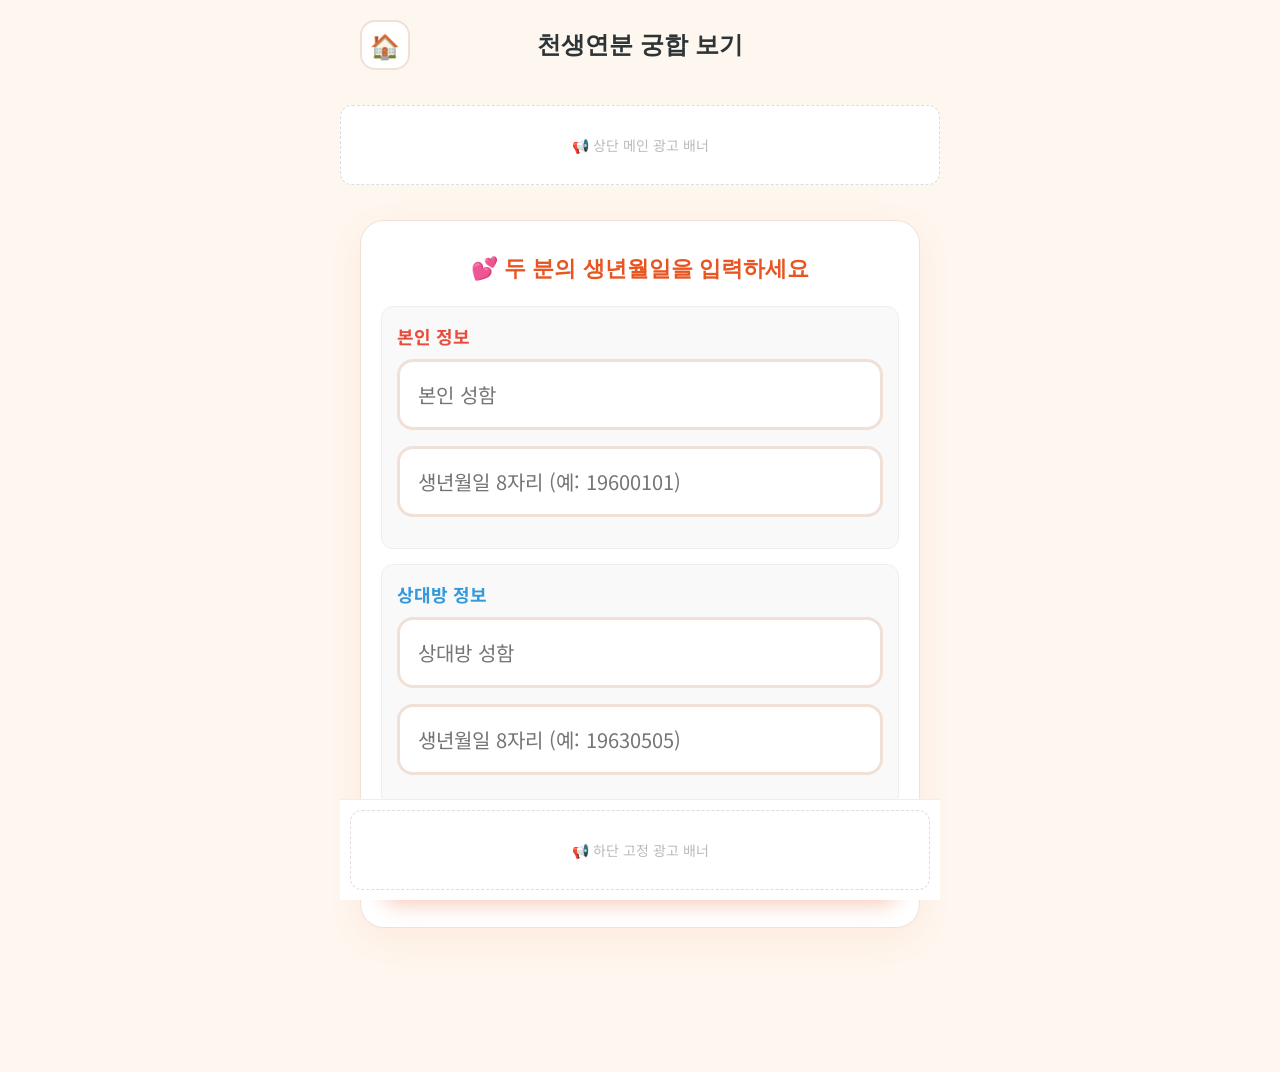
<file: love.html>
<!DOCTYPE html>
<html lang="ko">
<head>
    <meta charset="UTF-8">
    <meta name="viewport" content="width=device-width, initial-scale=1.0">
    <title>인연 궁합 - 인생의 지혜</title>
    <link rel="stylesheet" href="common.css">
    <style>
        .match-box { display: flex; align-items: center; justify-content: space-between; background: #FFF0E8; padding: 20px; border-radius: 16px; margin-bottom: 20px; }
        .person { flex: 1; text-align: center; }
        .heart { font-size: 40px; animation: beat 1s infinite; margin: 0 15px; }
        @keyframes beat { 0%, 100% { transform: scale(1); } 50% { transform: scale(1.2); } }
        
        .score-circle { width: 120px; height: 120px; border-radius: 50%; background: var(--primary); color: white; display: flex; align-items: center; justify-content: center; font-size: 40px; font-weight: 900; margin: 20px auto; border: 8px solid #FFE0B2; box-shadow: 0 4px 10px rgba(0,0,0,0.1); }
        .res-desc { background: #fff; padding: 20px; border-radius: 12px; border: 1px solid var(--border); font-size: 18px; line-height: 1.6; color: #444; margin-bottom: 20px;}
        
        #loading-view { display: none; text-align: center; padding: 40px 0; }
        .spinner { font-size: 50px; animation: spin 2s linear infinite; display: inline-block;}
        @keyframes spin { 100% { transform: rotate(360deg); } }
    </style>
</head>
<body>

<div class="app-container">
    <header class="top-nav">
        <a href="index.html" class="home-btn">🏠</a>
        <h2 style="font-size: 24px;">천생연분 궁합 보기</h2>
        <div style="width:50px;"></div>
    </header>

    <div class="ad-box">📢 상단 메인 광고 배너</div>

    <main class="content-padding">
        <div id="input-view" class="card animate-in">
            <h3 style="font-size: 22px; color: var(--primary-dark); margin-bottom: 20px; text-align: center;">💕 두 분의 생년월일을 입력하세요</h3>
            
            <div style="background: #f9f9f9; padding: 15px; border-radius: 12px; margin-bottom: 15px; border:1px solid #eee;">
                <label style="color:#e74c3c;">본인 정보</label>
                <input type="text" id="n1" placeholder="본인 성함">
                <input type="number" id="b1" placeholder="생년월일 8자리 (예: 19600101)">
            </div>
            
            <div style="background: #f9f9f9; padding: 15px; border-radius: 12px; margin-bottom: 20px; border:1px solid #eee;">
                <label style="color:#3498db;">상대방 정보</label>
                <input type="text" id="n2" placeholder="상대방 성함">
                <input type="number" id="b2" placeholder="생년월일 8자리 (예: 19630505)">
            </div>
            
            <button class="btn-main" onclick="calcMatch()">궁합 분석하기</button>
        </div>

        <div id="loading-view" class="card">
            <div class="spinner">💞</div>
            <h4 style="font-size: 20px; color: var(--primary-dark); margin-top: 15px;">음양오행의 조화를 계산 중입니다...</h4>
        </div>

        <div id="result-view" class="card animate-in" style="display:none; text-align: center;">
            <div class="match-box">
                <div class="person"><strong id="rn1" style="font-size:20px;"></strong>님</div>
                <div class="heart">❤️</div>
                <div class="person"><strong id="rn2" style="font-size:20px;"></strong>님</div>
            </div>
            
            <h3 style="font-size: 20px; color: #555;">두 분의 찰떡 궁합 지수</h3>
            <div class="score-circle" id="score"></div>
            
            <div class="res-desc" id="desc"></div>
            
            <button class="btn-main" style="margin-top: 10px;" onclick="location.reload()">다시 분석하기</button>
        </div>
    </main>

    <div class="ad-fixed-bottom">
        <div class="ad-box" style="margin:0">📢 하단 고정 광고 배너</div>
    </div>
</div>

<script>
const texts = [
    "두 분은 전생에서부터 이어진 깊은 인연입니다. 서로 부족한 오행을 완벽하게 채워주며, 함께 있을 때 재물운과 건강운이 동반 상승하는 천생연분입니다.",
    "서로 다름을 인정하고 배려할 때 최고의 시너지가 나는 관계입니다. 처음에는 의견 충돌이 있을 수 있으나, 시간이 갈수록 뿌리 깊은 나무처럼 단단해집니다.",
    "따뜻한 불과 든든한 흙의 만남처럼 서로를 따뜻하게 품어주는 좋은 궁합입니다. 대화가 잘 통하고 취미 생활을 공유하면 말년에 더욱 큰 행복을 누립니다.",
    "서로에게 좋은 자극제가 되는 인연입니다. 가끔은 적당한 거리를 유지하며 각자의 생활을 존중해 줄 때 관계의 만족도가 훨씬 더 높아집니다."
];

function calcMatch() {
    const n1 = document.getElementById('n1').value;
    const b1 = document.getElementById('b1').value;
    const n2 = document.getElementById('n2').value;
    const b2 = document.getElementById('b2').value;
    
    if(!n1 || b1.length !== 8 || !n2 || b2.length !== 8) {
        alert("이름과 생년월일 8자리를 모두 정확히 입력해 주세요.");
        return;
    }
    
    document.getElementById('input-view').style.display = 'none';
    document.getElementById('loading-view').style.display = 'block';
    
    setTimeout(() => {
        // Pseudo-random based on inputs
        let sum = parseInt(b1) + parseInt(b2);
        for(let i=0; i<n1.length; i++) sum += n1.charCodeAt(i);
        for(let i=0; i<n2.length; i++) sum += n2.charCodeAt(i);
        
        let score = 70 + (sum % 31); // 70 to 100
        let txtIdx = sum % texts.length;
        
        document.getElementById('rn1').innerText = n1;
        document.getElementById('rn2').innerText = n2;
        document.getElementById('score').innerText = score + "점";
        document.getElementById('desc').innerText = texts[txtIdx];
        
        document.getElementById('loading-view').style.display = 'none';
        document.getElementById('result-view').style.display = 'block';
    }, 2500);
}
</script>
</body>
</html>
</file>
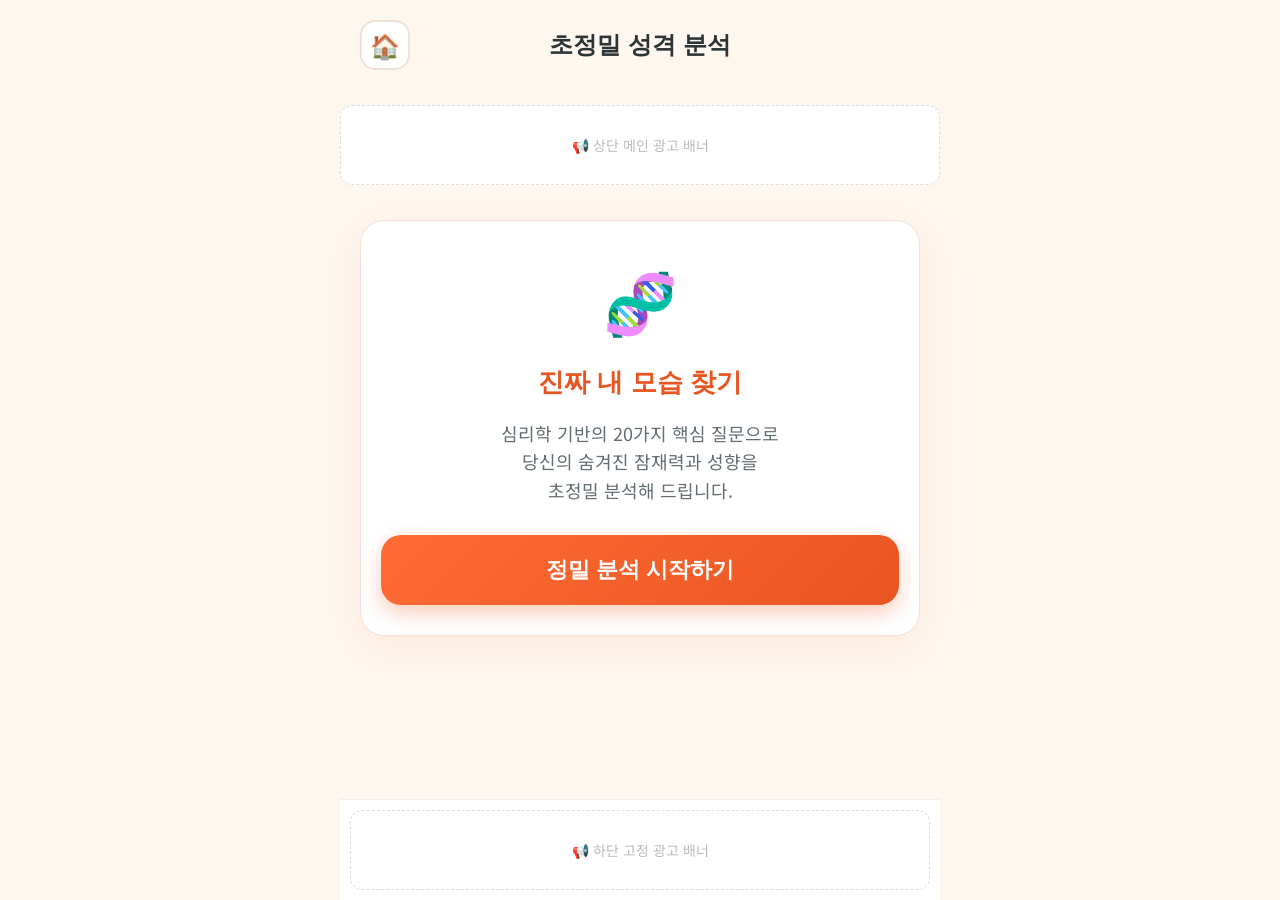
<file: mbti.html>
<!DOCTYPE html>
<html lang="ko">
<head>
    <meta charset="UTF-8">
    <meta name="viewport" content="width=device-width, initial-scale=1.0">
    <title>성격 분석 - 인생의 지혜</title>
    <link rel="stylesheet" href="common.css">
    <style>
        .q-text { font-size: 22px; font-weight: 700; margin-bottom: 30px; text-align: center; word-break: keep-all; line-height: 1.5; }
        .ans-btn { 
            background: #fff; border: 3px solid var(--border); width: 100%; 
            padding: 18px; border-radius: 18px; font-size: 19px; cursor: pointer; 
            margin-bottom: 15px; transition: 0.2s; text-align: center; font-family: inherit; font-weight: 600;
        }
        .ans-btn:hover, .ans-btn:active { border-color: var(--primary); background: #FEF7F0; transform: scale(0.98); }
        .res-mbti { background: var(--primary); color: #fff; display: inline-block; padding: 6px 20px; border-radius: 12px; font-size: 32px; font-weight: 900; margin-bottom: 10px; letter-spacing: 2px;}
        .res-subtype { font-size: 24px; color: var(--primary-dark); font-weight: 800; margin: 15px 0; }
        .res-desc { text-align: left; font-size: 18px; background: #fff; padding: 25px; border-radius: 16px; margin: 20px 0; border: 1px solid var(--border); line-height: 1.8; color: #444; }
        .bar-wrap { width: 100%; height: 16px; background: #eee; border-radius: 8px; margin: 8px 0 25px; overflow: hidden; }
        .bar-fill { height: 100%; background: linear-gradient(90deg, var(--primary), var(--primary-dark)); width: 0%; transition: 1.5s ease-out; }
        
        .progress-container { width: 100%; background: #eee; height: 8px; border-radius: 4px; margin-bottom: 20px; overflow: hidden; }
        .progress-bar { height: 100%; background: var(--primary); width: 0%; transition: 0.3s; }
        
        #loading-view { display:none; text-align: center; padding: 60px 0; }
        .pulse { font-size: 60px; animation: pulse 1s infinite; margin-bottom: 20px; }
        @keyframes pulse { 0% { transform: scale(1); } 50% { transform: scale(1.2); } 100% { transform: scale(1); } }
    </style>
</head>
<body>

<div class="app-container">
    <header class="top-nav">
        <a href="index.html" class="home-btn">🏠</a>
        <h2 style="font-size: 24px;">초정밀 성격 분석</h2>
        <div style="width:50px;"></div>
    </header>

    <div class="ad-box">📢 상단 메인 광고 배너</div>

    <main class="content-padding">
        <div id="start-view" class="card animate-in" style="text-align: center;">
            <div style="font-size: 60px; margin-bottom: 15px;">🧬</div>
            <h1 style="font-size: 26px; color: var(--primary-dark); margin-bottom: 15px;">진짜 내 모습 찾기</h1>
            <p style="font-size: 18px; color: var(--text-sub); margin-bottom: 30px; line-height: 1.6;">
                심리학 기반의 20가지 핵심 질문으로<br>당신의 숨겨진 잠재력과 성향을<br>초정밀 분석해 드립니다.
            </p>
            <button class="btn-main" onclick="startQuiz()">정밀 분석 시작하기</button>
        </div>

        <div id="quiz-view" style="display:none">
            <div class="card animate-in">
                <div class="progress-container"><div class="progress-bar" id="p-bar"></div></div>
                <div id="q-num" style="color: var(--primary); font-weight: bold; margin-bottom: 10px; text-align: center; font-size: 16px;"></div>
                <div id="q-text" class="q-text"></div>
                <div id="ans-wrap"></div>
                <button class="btn-sub" onclick="goBack()" id="back-btn" style="display:none; margin-top:20px;">이전 질문으로</button>
            </div>
        </div>

        <div id="loading-view">
            <div class="pulse">🧠</div>
            <h3 style="font-size: 22px; color: var(--primary-dark); margin-bottom: 10px;">두뇌 인지 패턴 분석 중...</h3>
            <p style="color: var(--text-sub);">수만 건의 성격 데이터를 대조하고 있습니다.</p>
        </div>

        <div id="result-view" style="display:none">
            <div class="card animate-in" style="text-align: center;">
                <div class="res-mbti" id="res-mbti"></div>
                <div class="res-subtype" id="res-subtype"></div>
                
                <div class="res-desc" id="res-desc"></div>
                
                <h4 style="text-align: left; font-size: 18px; margin-bottom: 15px; color: var(--primary-dark);">📊 나의 성향 분석 지표</h4>
                <div style="text-align: left;">
                    <label>외향성 (에너지 방향)</label><div class="bar-wrap"><div class="bar-fill" id="bar-e"></div></div>
                    <label>직관력 (정보 수집)</label><div class="bar-wrap"><div class="bar-fill" id="bar-n"></div></div>
                    <label>논리성 (판단 기준)</label><div class="bar-wrap"><div class="bar-fill" id="bar-t"></div></div>
                    <label>계획성 (생활 양식)</label><div class="bar-wrap"><div class="bar-fill" id="bar-j"></div></div>
                </div>
                
                <button class="btn-main" style="margin-top: 30px;" onclick="location.reload()">다시 분석하기</button>
            </div>
        </div>
    </main>

    <div class="ad-fixed-bottom">
        <div class="ad-box" style="margin:0">📢 하단 고정 광고 배너</div>
    </div>
</div>

<script>
const questions = [
    // EI
    { q: "새로운 사람들과 모임에 가면 에너지를 얻고 기분이 좋아진다.", type: "EI", weight: 1 },
    { q: "휴일에는 밖에 나가는 것보다 집에서 혼자만의 시간을 보내는 것이 좋다.", type: "EI", weight: -1 },
    { q: "말을 하기 전에 머릿속으로 충분히 생각을 정리해야 편안하다.", type: "EI", weight: -1 },
    { q: "여러 사람 앞에서 내 의견을 발표하거나 앞장서는 것이 크게 두렵지 않다.", type: "EI", weight: 1 },
    { q: "친구들과 만난 후에는 혼자서 에너지를 충전할 시간이 반드시 필요하다.", type: "EI", weight: -1 },
    // SN
    { q: "미래의 가능성이나 추상적인 아이디어보다는 현실적이고 실용적인 것에 관심이 많다.", type: "SN", weight: -1 },
    { q: "어떤 일을 할 때, 정해진 매뉴얼이나 과거의 경험에 의존하는 편이다.", type: "SN", weight: -1 },
    { q: "멍하니 상상에 빠지거나 '만약에~'라는 질문을 스스로 자주 던진다.", type: "SN", weight: 1 },
    { q: "비유적이거나 은유적인 표현보다는 사실 그대로의 직설적인 표현이 좋다.", type: "SN", weight: -1 },
    { q: "기존의 방식을 따르기보다는 나만의 새롭고 독창적인 방식을 만들어내는 것이 즐겁다.", type: "SN", weight: 1 },
    // TF
    { q: "결정을 내릴 때, 다른 사람의 감정보다 객관적인 사실과 논리가 더 중요하다.", type: "TF", weight: 1 },
    { q: "친구가 슬퍼할 때, 원인을 분석해주기보다는 먼저 안아주고 공감해주는 편이다.", type: "TF", weight: -1 },
    { q: "공정하고 원칙대로 일을 처리하는 것이 모든 사람을 만족시키는 것보다 낫다고 생각한다.", type: "TF", weight: 1 },
    { q: "대화 중 상대방이 상처받을까 봐 내 의견을 강하게 주장하지 못할 때가 많다.", type: "TF", weight: -1 },
    { q: "나에 대한 비판적인 피드백을 들어도 기분 나빠하기보다 배울 점을 찾으려 한다.", type: "TF", weight: 1 },
    // JP
    { q: "여행을 갈 때 세부적인 계획(시간, 장소, 예산)을 철저하게 세워야 마음이 놓인다.", type: "JP", weight: 1 },
    { q: "물건을 사용한 후에는 항상 원래 있던 자리에 똑같이 정리해둔다.", type: "JP", weight: 1 },
    { q: "마감 기한이 다가올 때까지 일을 미루다가 마지막에 폭발적인 집중력으로 끝내는 편이다.", type: "JP", weight: -1 },
    { q: "갑작스럽게 계획이 변경되어도 스트레스를 받지 않고 유연하게 대처한다.", type: "JP", weight: -1 },
    { q: "그날의 기분에 따라 즉흥적으로 약속을 잡거나 일을 처리하는 것을 좋아한다.", type: "JP", weight: -1 }
];

const subData = {
    "ISTJ": {
        title: "신중하고 책임감 강한 소금형",
        desc: "당신은 한 번 맡은 일은 끝까지 완수하는 책임감의 끝판왕입니다. 규칙을 존중하고 기억력이 뛰어나며, 실용적인 판단력으로 조직에서 든든한 기둥 역할을 합니다. 보수적인 면이 있으나 깊은 진국 같은 매력이 있습니다."
    },
    "ISFJ": {
        title: "따뜻하고 헌신적인 수호자형",
        desc: "타인의 감정을 세심하게 살피고 배려하는 따뜻한 마음의 소유자입니다. 성실하고 꼼꼼하며, 뒤에서 묵묵히 사람들을 돕는 것을 좋아합니다. 가족과 지인에게 없어서는 안 될 소중한 존재입니다."
    },
    "INFJ": {
        title: "통찰력 있는 신비로운 예언자",
        desc: "뛰어난 직관력과 깊은 공감 능력을 동시에 지닌 희귀한 유형입니다. 사람의 본심을 꿰뚫어 보며, 강한 신념을 바탕으로 세상을 더 나은 곳으로 만들고자 하는 이상주의자입니다."
    },
    "INTJ": {
        title: "치밀하고 독립적인 전략가",
        desc: "전체적인 숲을 보는 안목과 분석력을 지녔습니다. 독립심이 강하고 자신만의 명확한 비전이 있으며, 목표를 달성하기 위해 완벽한 계획을 설계하고 실행해 나가는 뛰어난 지략가입니다."
    },
    "ISTP": {
        title: "논리적이고 뛰어난 장인",
        desc: "상황 적응력이 뛰어나고 효율성을 중시합니다. 말보다는 행동으로 보여주며, 복잡한 문제도 특유의 손재주와 논리로 척척 해결해내는 쿨한 매력의 소유자입니다."
    },
    "ISFP": {
        title: "따뜻한 감성의 자유로운 예술가",
        desc: "마음이 따뜻하고 동정심이 많으며, 현재의 순간을 즐길 줄 아는 유연한 성격입니다. 갈등을 싫어하며 자연과 예술의 아름다움을 사랑하는 부드럽고 친절한 영혼입니다."
    },
    "INFP": {
        title: "이상적이고 낭만적인 중재자",
        desc: "내면의 가치와 신념을 가장 중요하게 생각합니다. 호기심이 많고 상상력이 풍부하며, 타인에 대한 이해심이 깊어 사람들의 마음을 치유해주는 힐러 같은 역할을 합니다."
    },
    "INTP": {
        title: "비판적이고 호기심 많은 사색가",
        desc: "지적 호기심이 왕성하고 새로운 아이디어에 열광합니다. 논리와 분석을 즐기며, 일상적인 대화보다는 우주나 철학 같은 깊이 있는 주제를 탐구하는 것을 좋아하는 조용한 천재입니다."
    },
    "ESTP": {
        title: "스릴을 즐기는 현실적인 모험가",
        desc: "오감이 발달하고 관찰력이 뛰어나며, 에너지 넘치는 삶을 즐깁니다. 어떤 위기 상황에서도 당황하지 않고 타협점을 찾아내는 뛰어난 협상가이자 문제 해결사입니다."
    },
    "ESFP": {
        title: "사교적이고 에너지 넘치는 연예인",
        desc: "어디서나 분위기 메이커 역할을 톡톡히 해냅니다. 사람들과 어울리는 것을 진심으로 즐기며, 타고난 낙천성과 긍정 에너지로 주변 사람들에게 항상 웃음을 선사합니다."
    },
    "ENFP": {
        title: "열정적이고 창의적인 활동가",
        desc: "새로운 프로젝트나 사람을 만나는 것에 항상 가슴이 뜁니다. 넘치는 상상력과 특유의 친화력으로 누구와도 금세 친구가 되며, 인생의 다양한 가능성을 열어두고 탐험하는 것을 좋아합니다."
    },
    "ENTP": {
        title: "다재다능하고 발명가적인 혁신가",
        desc: "두뇌 회전이 빠르고 논쟁을 즐기며, 늘 새로운 아이디어가 샘솟습니다. 기존의 틀을 깨는 것에 두려움이 없으며, 넓은 안목으로 다방면에서 재능을 발휘하는 매력적인 도전자입니다."
    },
    "ESTJ": {
        title: "현실적이고 철저한 타고난 리더",
        desc: "목표가 정해지면 강력한 추진력으로 밀어붙이는 사업가 타입입니다. 규칙과 질서를 중시하며, 효율적으로 조직을 이끌고 결단력 있게 행동하여 많은 사람들의 신뢰를 받습니다."
    },
    "ESFJ": {
        title: "친절하고 사교적인 외교관",
        desc: "사람들에 대한 관심이 많고 모임에서 조화와 협력을 이끌어냅니다. 타고난 다정함과 책임감으로 타인에게 봉사하는 것에 큰 기쁨을 느끼는 따뜻한 마음씨의 소유자입니다."
    },
    "ENFJ": {
        title: "타인을 성장시키는 카리스마 리더",
        desc: "탁월한 언변과 공감 능력으로 사람들의 마음을 움직입니다. 타인의 잠재력을 이끌어내는 데 천부적인 재능이 있으며, 세상을 더 따뜻하게 만들고자 하는 선한 영향력의 주인공입니다."
    },
    "ENTJ": {
        title: "대담하고 통솔력 있는 지휘관",
        desc: "원대한 비전과 확고한 신념으로 조직을 이끄는 장군 같은 타입입니다. 효율적인 시스템 구축에 탁월하며, 험난한 도전 앞에서도 굴하지 않고 목표를 성취해내는 타고난 지도자입니다."
    }
};

let currentIdx = 0;
let results = { EI: 0, SN: 0, TF: 0, JP: 0 };
let history = [];

function startQuiz() {
    document.getElementById('start-view').style.display = 'none';
    document.getElementById('quiz-view').style.display = 'block';
    renderQuestion();
}

function renderQuestion() {
    if (currentIdx >= questions.length) {
        showLoading();
        return;
    }
    const q = questions[currentIdx];
    
    // Update progress bar
    const pct = (currentIdx / questions.length) * 100;
    document.getElementById('p-bar').style.width = pct + '%';
    
    document.getElementById('q-num').innerText = `질문 ${currentIdx + 1} / ${questions.length}`;
    document.getElementById('q-text').innerText = q.q;
    document.getElementById('back-btn').style.display = currentIdx > 0 ? 'block' : 'none';
    
    const wrap = document.getElementById('ans-wrap');
    wrap.innerHTML = "";
    
    const options = [
        { t: "매우 그렇다", v: 2 },
        { t: "약간 그렇다", v: 1 },
        { t: "별로 아니다", v: -1 },
        { t: "전혀 아니다", v: -2 }
    ];

    options.forEach(opt => {
        const btn = document.createElement('button');
        btn.className = "ans-btn";
        btn.innerText = opt.t;
        btn.onclick = () => {
            const score = (opt.v * q.weight);
            results[q.type] += score;
            history.push({ type: q.type, score: score });
            currentIdx++;
            renderQuestion();
        };
        wrap.appendChild(btn);
    });
}

function goBack() {
    if(history.length === 0) return;
    const lastAction = history.pop();
    results[lastAction.type] -= lastAction.score;
    currentIdx--;
    renderQuestion();
}

function showLoading() {
    document.getElementById('quiz-view').style.display = 'none';
    document.getElementById('loading-view').style.display = 'block';
    setTimeout(calculateResult, 3000);
}

function calculateResult() {
    let mbti = "";
    mbti += results.EI > 0 ? "E" : "I";
    mbti += results.SN > 0 ? "N" : "S";
    mbti += results.TF > 0 ? "T" : "F";
    mbti += results.JP > 0 ? "J" : "P";

    const typeInfo = subData[mbti] || { title: "분석 중", desc: "분석을 완료하지 못했습니다." };

    document.getElementById('loading-view').style.display = 'none';
    document.getElementById('result-view').style.display = 'block';
    
    document.getElementById('res-mbti').innerText = mbti;
    document.getElementById('res-subtype').innerText = typeInfo.title;
    document.getElementById('res-desc').innerHTML = `<strong>${mbti} 유형의 특징:</strong><br><br>${typeInfo.desc}`;

    // Calculate percentage for bars (-10 to 10 range based on 5 questions * 2 max score)
    const setBar = (id, val) => {
        // Map -10 ~ 10 to 10% ~ 90%
        let p = ((val + 10) / 20) * 100;
        p = Math.min(Math.max(p, 10), 90);
        setTimeout(() => {
            document.getElementById(id).style.width = p + "%";
        }, 300);
    };
    
    setBar('bar-e', results.EI);
    setBar('bar-n', results.SN);
    setBar('bar-t', results.TF);
    setBar('bar-j', results.JP);
    
    window.scrollTo(0, 0);
}
</script>
</body>
</html>
</file>
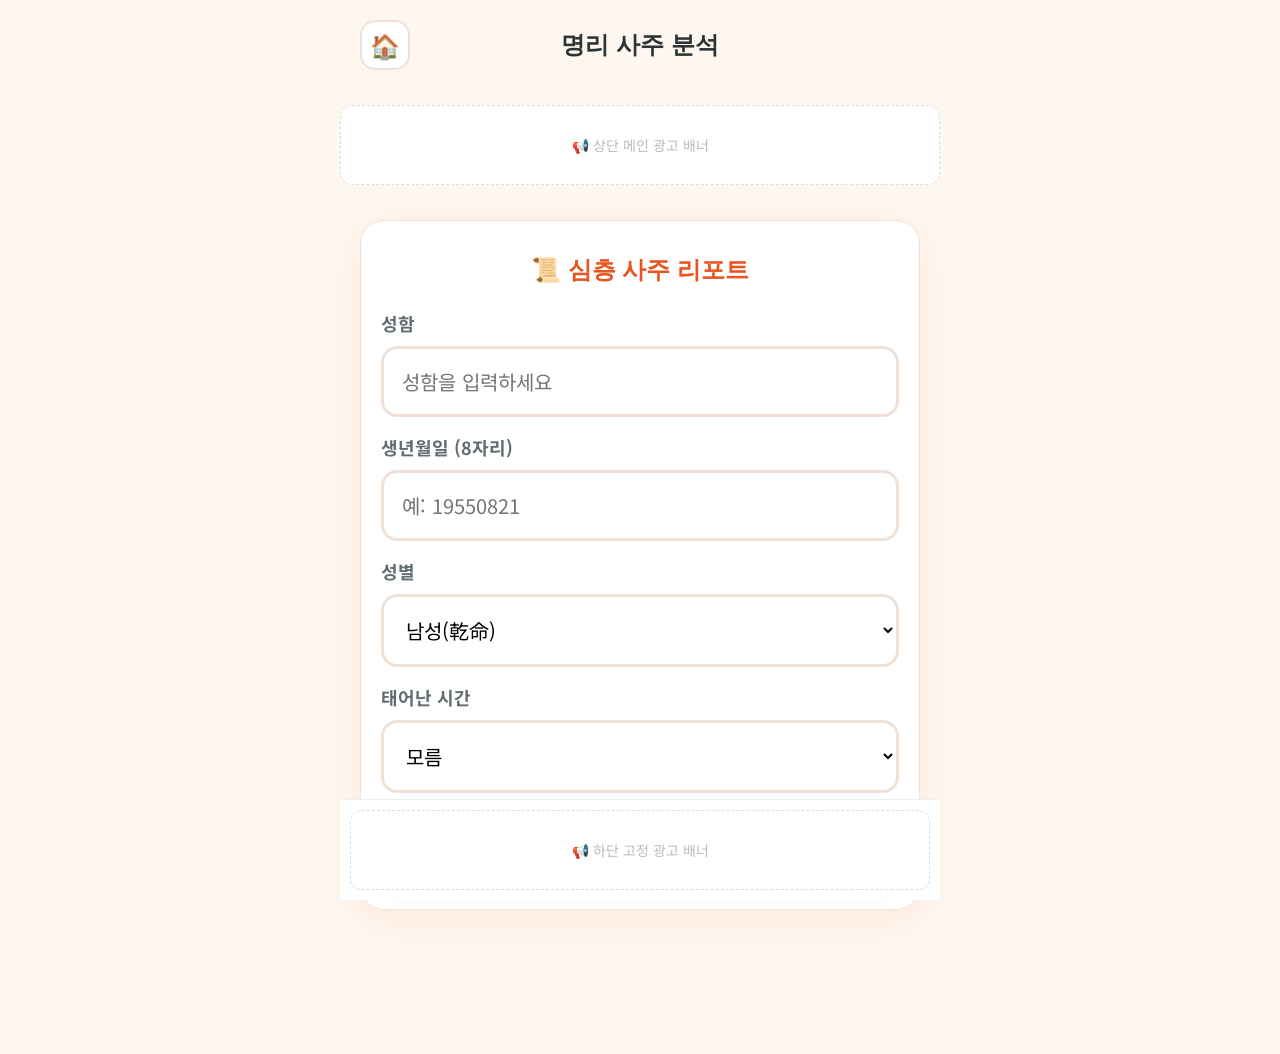
<file: saju.html>
<!DOCTYPE html>
<html lang="ko">
<head>
    <meta charset="UTF-8">
    <meta name="viewport" content="width=device-width, initial-scale=1.0">
    <title>명리 사주 분석 - 인생의 지혜</title>
    <link rel="stylesheet" href="common.css">
    <style>
        .section-title { 
            font-size: 20px; 
            color: var(--primary-dark); 
            background: #FFF0E8; 
            padding: 12px 18px; 
            border-radius: 12px; 
            margin: 30px 0 15px; 
            font-weight: bold; 
            display: inline-block;
        }
        .p-block { 
            font-size: 19px; 
            margin-bottom: 20px; 
            color: var(--text-main); 
            line-height: 1.8; 
            text-align: justify;
            background: #fff;
            padding: 10px;
        }
        #loading { 
            display: none; 
            position: fixed; 
            top: 0; left: 0; width: 100%; height: 100%; 
            background: rgba(255,255,255,0.95); 
            z-index: 2000; 
            flex-direction: column; align-items: center; justify-content: center; 
        }
        .search-anim { 
            width: 80px; height: 80px; 
            border: 6px solid #f3f3f3; 
            border-top: 6px solid var(--primary); 
            border-radius: 50%; 
            animation: spin 1s linear infinite; 
            margin-bottom: 20px;
        }
        @keyframes spin { 0% { transform: rotate(0deg); } 100% { transform: rotate(360deg); } }
    </style>
</head>
<body>

<div class="app-container">
    <header class="top-nav">
        <a href="index.html" class="home-btn">🏠</a>
        <h2 style="font-size: 24px;">명리 사주 분석</h2>
        <div style="width:50px;"></div>
    </header>

    <div class="ad-box">📢 상단 메인 광고 배너</div>

    <main class="content-padding">
        <div id="loading">
            <div class="search-anim"></div>
            <p style="font-size:20px; font-weight:bold; color:var(--primary-dark);">운명의 지도를 분석 중입니다...</p>
        </div>

        <div id="input-view" class="card animate-in">
            <h3 style="font-size: 24px; color: var(--primary-dark); margin-bottom: 20px; text-align: center;">📜 심층 사주 리포트</h3>
            
            <label>성함</label>
            <input type="text" id="u-name" placeholder="성함을 입력하세요">
            
            <label>생년월일 (8자리)</label>
            <input type="number" id="u-birth" placeholder="예: 19550821">
            
            <label>성별</label>
            <select id="u-gender">
                <option value="1">남성(乾命)</option>
                <option value="2">여성(坤命)</option>
            </select>
            
            <label>태어난 시간</label>
            <select id="u-hour">
                <option value="0">모름</option>
                <option value="1">자시 (23:30~01:29)</option>
                <option value="2">축시 (01:30~03:29)</option>
                <option value="3">인시 (03:30~05:29)</option>
                <option value="4">묘시 (05:30~07:29)</option>
                <option value="5">진시 (07:30~09:29)</option>
                <option value="6">사시 (09:30~11:29)</option>
                <option value="7">오시 (11:30~13:29)</option>
                <option value="8">미시 (13:30~15:29)</option>
                <option value="9">신시 (15:30~17:29)</option>
                <option value="10">유시 (17:30~19:29)</option>
                <option value="11">술시 (19:30~21:29)</option>
                <option value="12">해시 (21:30~23:29)</option>
            </select>
            
            <button class="btn-main" onclick="run()">운명 분석 시작하기</button>
        </div>

        <div id="result-view" class="card animate-in" style="display:none;">
            <h2 id="res-header" style="text-align:center; color:var(--primary-dark); margin-bottom: 20px;"></h2>
            <div id="res-body"></div>
            <button class="btn-main" style="background:#636E72; margin-top:30px;" onclick="location.reload()">새로 분석하기</button>
        </div>
    </main>

    <div class="ad-fixed-bottom">
        <div class="ad-box" style="margin:0">📢 하단 고정 광고 배너</div>
    </div>
</div>

<script>
const DB = {
    opening: [
        "전체적인 운의 흐름이 초년의 고진감래를 거쳐 중년 이후 만개하는 대기만성형의 서사를 지녔습니다.",
        "하늘의 기운이 땅으로 내려와 귀하의 발걸음을 비추니 평생 큰 풍파 없이 안온한 일생을 영위할 명운입니다.",
        "마치 거대한 강물이 바다를 향해 나아가듯 멈추지 않는 전진 끝에 반드시 승리를 거머쥐는 운명적 흐름입니다.",
        "사주 전반에 흐르는 기운이 중화되어 있어 극단적인 상황에 처하지 않고 늘 평정심을 유지하는 복이 있습니다.",
        "전생의 공덕이 현생의 행운으로 이어져 위기의 순간마다 보이지 않는 손길이 귀하를 구제하는 형상입니다.",
        "인생의 사계절 중 봄의 생명력과 가을의 결실을 동시에 타고나 시작과 끝이 모두 아름다운 명조입니다.",
        "귀하의 운명은 스스로 빛을 내는 항성과 같아 주변 사람들에게 긍정적인 영향력을 전파하며 살게 됩니다.",
        "뿌리 깊은 나무가 가뭄을 이겨내듯 타고난 근기가 강하여 세속의 시련 속에서도 결국 꽃을 피워냅니다.",
        "하늘이 내린 재능을 세상에 펼치는 사명을 가졌으니 평범한 삶에 안주하기보다 큰 꿈을 펼칠 운명입니다.",
        "일생의 큰 흐름이 명예와 실속을 고루 갖추는 방향으로 흐르니 세상의 존경과 부를 동시에 얻게 됩니다.",
        "때를 기다릴 줄 아는 지혜가 운명의 핵심이며 서두르지 않아도 결국 목표한 지점에 도달하는 운세입니다.",
        "거친 파도를 넘어 평화로운 섬에 도달하는 항해사와 같이 치열한 경쟁 끝에 평온한 노후를 맞이합니다.",
        "운명의 수레바퀴가 귀하를 위해 유리하게 돌아가고 있으니 자신감을 가지고 앞길을 개척해 나아가십시오.",
        "하늘의 가호가 늘 함께하여 예상치 못한 고난 앞에서도 기적 같은 반전을 만들어내는 드라마틱한 명입니다.",
        "인생 전반에 걸쳐 귀인의 조력이 끊이지 않으니 혼자 가기보다 함께 나아갈 때 운의 크기가 증폭됩니다.",
        "타고난 기운이 맑고 수려하여 탁한 세상 속에서도 본연의 가치를 잃지 않고 빛을 발하는 고결한 운명입니다.",
        "조상의 음덕이 구름처럼 귀하를 감싸고 있어 자손 대대로 번영과 안녕을 누릴 수 있는 기틀을 닦을 사주입니다.",
        "작은 물줄기가 모여 큰 강을 이루듯 매일의 성실함이 쌓여 인생 후반부에 거대한 성취를 이루는 형국입니다.",
        "귀하의 사주는 스스로 운명을 조각하는 조각가와 같아 노력하는 만큼 인생의 모양이 아름다워지는 명입니다.",
        "전체적인 기운이 상승 기류를 타고 있으니 늦게 피는 꽃이 가장 화려하다는 말의 주인공이 될 것입니다.",
        "세상의 이치를 일찍 깨우치는 총명함이 인생의 나침반이 되어 험난한 세상에서도 길을 잃지 않게 돕습니다.",
        "운명의 흐름이 막힘없이 유통되니 정신적인 풍요와 물질적인 안정을 동시에 누리는 균형 잡힌 명식입니다.",
        "하늘이 귀하에게 내린 복은 나누어 줄수록 더 크게 채워지는 신비로운 성질을 지니고 있습니다.",
        "인생의 굴곡은 있으나 추락하지 않으며 시련을 겪을수록 보석처럼 단단해지는 강인한 운의 소유자입니다.",
        "어둠이 깊을수록 새벽이 가깝다는 진리를 몸소 증명하며 반전의 드라마를 써 내려갈 귀한 사주입니다.",
        "귀하의 이름이 세상에 널리 알려지는 명예운이 강하여 가문의 위상을 높이고 후세에 이름을 남길 명입니다.",
        "일생 동안 식복이 끊이지 않고 주변에 늘 사람이 넘쳐나니 외롭지 않은 풍성한 인생을 살게 됩니다.",
        "하늘의 별들이 귀하의 길을 인도하니 어려운 선택의 순간마다 본능적으로 옳은 길을 선택하게 됩니다.",
        "인생의 중반부에 인생을 바꾸는 거대한 기운의 전환이 찾아와 이전과는 전혀 다른 화려한 삶을 삽니다.",
        "평화를 사랑하고 조화를 추구하는 성정이 운명을 평탄하게 만드니 평생 관재수나 구설이 적은 복이 있습니다.",
        "타고난 생명력이 넘쳐나 병마를 이겨내고 천수를 누리며 안락한 여생을 보내는 축복받은 명조입니다.",
        "귀하의 사주는 만물을 살리는 단비와 같아 본인의 성공이 곧 주변의 행복으로 이어지는 고귀한 흐름입니다.",
        "운명의 지도가 넓고 원대하여 좁은 땅에 머물기보다 세계를 무대로 꿈을 펼칠 때 대발복이 찾아옵니다.",
        "한 번의 기회를 열 번으로 만드는 재주가 있어 인생의 짧은 전성기를 영원한 풍요로 바꾸는 힘이 있습니다.",
        "하늘이 내린 지혜를 올바른 곳에 사용한다면 만인의 존경을 받는 지도자로서 역사에 기록될 명입니다.",
        "인생의 퍼즐이 시간이 갈수록 완벽하게 맞춰지는 형상이니 조급해하지 말고 흐름에 몸을 맡기십시오.",
        "귀하의 운세는 맑은 가을 하늘 아래 황금 들판을 마주한 농부와 같이 결실의 기쁨이 가득한 흐름입니다.",
        "보이지 않는 곳에서 쌓은 공덕이 때가 되면 거대한 행운의 파도가 되어 귀하의 삶을 덮칠 것입니다.",
        "운명적으로 타고난 카리스마가 대중을 사로잡으니 대중의 지지를 기반으로 큰 뜻을 이룰 사주입니다.",
        "일생의 과제가 성취와 보람으로 이어지는 복을 타고나 하는 일마다 의미 있는 족적을 남기게 됩니다.",
        "귀하의 사주는 스스로를 태워 세상을 밝히는 촛불이 아니라 세상을 따뜻하게 비추는 태양의 흐름입니다.",
        "끊임없는 배움과 수양이 운명을 개운하는 열쇠이며 나이가 들수록 품격이 더해지는 귀부인의 상입니다.",
        "운명의 파도를 타는 서퍼처럼 변화 무쌍한 시대의 흐름을 본인의 기회로 만드는 비범한 재주가 있습니다.",
        "하늘이 내린 금고의 열쇠를 쥐고 태어났으니 본인의 노력 여하에 따라 부의 크기가 무한대로 커집니다.",
        "인생의 고비마다 나타나는 인연들이 모두 귀인이니 사람을 소중히 여기는 마음이 운명을 바꿉니다.",
        "귀하의 사주는 험한 산을 넘어 광활한 평야에 도달하는 형상으로 끝이 좋은 인생의 전형입니다.",
        "타고난 기백과 용기가 운명의 장벽을 허무니 남들이 불가능하다고 말하는 일을 현실로 만들어냅니다.",
        "세상의 중심에서 목소리를 내는 운명적 소명을 가졌으니 본인의 가치를 증명하는 삶을 살게 될 것입니다.",
        "인생 전반에 걸쳐 길신이 비추고 있어 흉한 일을 당해도 화가 복이 되어 돌아오는 신기한 명식입니다.",
        "귀하의 삶은 한 편의 대하소설처럼 웅장하고 깊이가 있어 많은 이들에게 영감을 주는 존재가 됩니다.",
        "사주 오행이 조화로워 건강이 장수할 명입니다. 큰 병치레 없이 안온한 일생을 누릴 축복받은 상입니다.",
        "금생수의 지적 능력이 학문으로 향합니다. 한 분야를 깊게 파서 교수가 되거나 학파를 이룰 명입니다.",
        "토생금의 신용이 사업의 기초입니다. 믿음 하나로 거대한 유통망을 구축하는 신용 위주의 사업가입니다.",
        "수생목의 생명력이 성장을 돕습니다. 자녀 교육에 성공하며 가문의 번영을 이끌어갈 귀한 운세입니다.",
        "목생화의 열정이 예술로 폭발합니다. 열정적인 무대 매너로 대중을 사로잡는 선천적 아티스트입니다.",
        "화생토의 안정감이 기반을 닦습니다. 부동산이나 기반 산업에서 탄탄한 부를 일구는 실력자입니다.",
        "천을귀인이 일지에 임하여 배우자 복이 넘칩니다. 현명한 파트너를 만나 가문을 일으킬 명조입니다.",
        "문창귀인의 총명함이 시험운을 돕습니다. 고시 합격이나 전문직 자격증 취득에 매우 유리한 명입니다.",
        "현침살을 예리한 감각으로 씁니다. 정밀 수술이나 침술, 혹은 정교한 IT 설계에서 두각을 나타냅니다.",
        "월덕귀인이 비추고 있어 관재구설이 없습니다. 늘 옳은 길을 가니 하늘이 굽어살피는 평탄한 명입니다.",
        "일지 제왕으로 자존심이 하늘을 찌릅니다. 누구에게도 굽히지 않는 기개로 독자적인 세상을 만듭니다.",
        "월간 편재 투출로 수완이 남다릅니다. 돈의 냄새를 맡는 감각이 탁월하여 투자마다 성공을 거둡니다.",
        "정인격의 학자적 풍모가 고상합니다. 물질적 욕심보다는 지식의 탐구에서 큰 행복을 얻는 명입니다.",
        "상관패인 격국으로 말에 품격이 있습니다. 논리 정연한 설득력으로 대중을 감화시키는 강연가 상입니다.",
        "비견이 용신이라 형제애가 남다릅니다. 가족의 든든한 지원 속에 큰 뜻을 펼칠 수 있는 운세입니다.",
        "겁재를 활용한 승부사적 기질이 돋보입니다. 남이 안 가는 길을 가어 대박을 터뜨리는 모험가입니다.",
        "식신이 문창을 보아 재주가 비상합니다. 요리면 요리, 글이면 글, 못 하는 게 없는 팔방미인입니다.",
        "편재와 정관의 조화로 정경유착 없이 성공합니다. 정직한 로비와 실력으로 큰 권력을 얻는 사주입니다.",
        "목화통명의 광채가 방송 영상과 맞습니다. 화려한 영상미를 창조하는 감독이나 촬영 전문가의 명입니다.",
        "수생목의 원활함이 출판 문화와 어울립니다. 지식을 전파하는 매체를 운영하여 사회에 공헌할 명입니다.",
        "금생수의 유전이 원활하여 돈이 돕니다. 금융 흐름을 조절하는 은행가나 재무 설계사의 사주입니다.",
        "무토의 중후함이 보안 수사관과 맞습니다. 비밀을 지키며 정의를 수호하는 묵직한 수사 전문가입니다.",
        "기토의 따뜻함이 원예 치유와 맞습니다. 식물을 가꾸며 마음을 다스리는 정원사나 원예 전문가입니다.",
        "경금의 강단이 정밀 기계 설계와 맞습니다. 오차 없는 설계를 통해 산업 발전에 기여할 공학자입니다.",
        "정화의 정열이 요리사와 어울립니다. 불을 다루는 기술로 만인의 미각을 자극하는 미식의 대가입니다.",
        "을목의 유연함이 이벤트 기획과 맞습니다. 다양한 사람을 조화롭게 엮는 파티 플래너나 행사 전문가입니다.",
        "임수의 깊이가 해양 생물 연구와 맞습니다. 미지의 세계를 탐구하는 과학자나 탐험가의 명식입니다.",
        "계수의 섬세함이 시각 디자인과 맞습니다. 색채와 형태의 마술사로서 미적인 가치를 창조합니다.",
        "병화의 열정이 스포츠 마케팅과 맞습니다. 역동적인 에너지를 상업화하는 비상한 마케터입니다.",
        "신금의 단단함이 보석 가공과 맞습니다. 원석을 깎아 최고의 가치를 만드는 명품 장인의 사주입니다.",
        "갑목의 기상이 교육 행정가와 어울립니다. 교육 시스템을 혁신하여 인재를 양성하는 행정의 달인입니다.",
        "지지 충을 여행가로 승화합니다. 전 세계 곳곳을 누비며 견문을 넓히는 글로벌 여행 작가 사주입니다.",
        "정인과 정재의 조화로 실용적 학문을 합니다. 생활에 밀착된 기술을 개발하여 부를 쌓는 학자입니다.",
        "상관생재의 기운으로 쇼핑몰 운영이 길합니다. 트렌디한 아이템을 선정하는 안목이 탁월합니다.",
        "겁재를 활용하여 공동 구매나 플랫폼을 합니다. 대중의 힘을 모아 큰 수익을 내는 플랫폼 비즈니스맨입니다.",
        "욕지의 풍류가 관광 레저 산업과 맞습니다. 사람들에게 즐거움을 주는 리조트나 여행 사업이 최적입니다.",
        "묘지의 실속으로 골드바를 모읍니다. 화려한 생활보다 내실 있는 자산 형성에 집중하는 알부자입니다.",
        "천을귀인이 대운에서 들어와 전성기를 엽니다. 인생 후반전에 상상도 못 할 대발복이 기다립니다.",
        "문창귀인의 총명함으로 고난을 이깁니다. 위기의 순간에 번뜩이는 지혜로 판을 뒤집는 지략가입니다.",
        "양인살의 투지로 병마를 이겨냅니다. 강인한 생명력으로 백세를 누리며 건강한 노후를 보냅니다.",
        "화개살의 깊이로 명리학의 대가가 됩니다. 천문을 읽어 타인의 운명을 상담해주는 도인의 상입니다."
    ],
    nature: [
        "사주에 월령을 득하여 일간의 기운이 매우 강건하며 독립심이 강해 스스로 길을 개척하는 형상입니다.",
        "자평명리학의 관점에서 관인상생 격국이 뚜렷하여 명예를 소중히 여기며 조직의 수장이 될 기운입니다.",
        "식신생재의 흐름이 유기적이며 본인의 재능이 마르지 않는 샘물처럼 금전적 성취로 연결되는 복이 있습니다.",
        "사주 원국에 천을귀인이 임하여 위기 때마다 귀인의 조력이 따르는 천우신조의 명을 타고나셨습니다.",
        "정관의 바른 기운이 인성을 거쳐 일간에 도달하니 공직이나 대기업에서 대성할 수 있는 사주입니다.",
        "겁재의 기운이 조화로워 경쟁심이 남다르고 남들이 포기할 때 다시 일어나는 강인한 생명력을 지녔습니다.",
        "양인격의 기운으로 결단력이 칼날 같으며 강력한 카리스마와 리더십을 바탕으로 세상을 호령할 명입니다.",
        "화개살이 길하게 작용하여 통찰력이 깊고 예술이나 종교 분야에서 독보적인 성취를 이룰 수 있습니다.",
        "임수와 같은 지혜와 바다와 같은 포용력을 지녀 주변을 품어주는 덕망 있는 리더의 상을 가졌습니다.",
        "을목의 유연함과 강인한 생명력을 지녀 어떤 환경에서도 살아남는 적응력이 귀하의 큰 자산이 됩니다.",
        "벽갑인정의 형상으로 본인의 인내가 사회의 빛이 되며 초년의 고생은 중년의 발복을 위한 거름입니다.",
        "괴강살이 임하여 기질이 대담하며 위기 상황에서 판을 뒤집는 과감한 결단력으로 성공을 거머잽니다.",
        "백호살을 길하게 써서 전문 기술 분야에서 타의 추종을 불허하는 권위를 갖게 되는 명장의 사주입니다.",
        "정재가 깨끗하여 금전 관리가 완벽하며 건전한 투자를 통해 부를 쌓는 정석적인 부자의 길을 걷습니다.",
        "목화통명의 기운으로 문명이 밝으며 글과 말로 세상을 깨우치는 업무에서 명성이 하늘을 찌를 것입니다.",
        "일지에 관대를 놓아 패기가 넘치고 시행착오를 두려워하지 않는 도전 정신이 성공의 큰 동력이 됩니다.",
        "장생지에 임하여 주변의 사랑을 독차지하며 어디를 가든 도와주는 이가 끊이지 않는 인복이 있습니다.",
        "상관의 기운이 혁신적이라 기존의 틀을 깨고 새로운 질서를 만드는 개척자적 사명이 뚜렷한 명입니다.",
        "육합의 결속력이 대단하여 인맥을 소중히 여기며 평생의 동반자를 일찍 만나 안정을 찾게 됩니다.",
        "편인의 직관적 통찰력이 예리하여 남들이 보지 못하는 틈새 시장을 찾아내는 눈이 매우 밝습니다.",
        "기토의 포용력으로 사람들을 품어주며 상담사나 교육자로서 최고의 자질을 발휘하게 되는 사주입니다.",
        "금생수의 흐름이 좋아 지적 능력이 탁월하고 연구원이나 학자로서 깊이 있는 성과를 내게 됩니다.",
        "정관격으로 원칙주의자이며 정정당당하게 승부하여 얻은 결과에 자부심을 느끼는 고결한 상입니다.",
        "욕지의 풍류를 아는 성품으로 유행을 선도하는 패션이나 문화 산업에서 독보적인 감각을 보입니다.",
        "양인살의 강렬함을 전문직에 투영하여 의료나 정밀 기술 분야에서 신의 손이라 불릴 명입니다.",
        "관직 운이 강하여 조직의 우두머리가 되며 공명정대한 처신으로 아랫사람들의 존경을 받게 됩니다.",
        "식신생재격으로 손재주가 좋고 실리적이며 기술을 상업적으로 연결하는 감각이 타의 추종을 불허합니다.",
        "일지에 관을 깔아 책임감이 강하고 모범적인 가장이나 배우자로서 안정적인 가정을 꾸리게 됩니다.",
        "화 기운이 수려하여 활동적이며 분위기 메이커 역할을 자처하며 모임의 중심이 되는 매력형입니다.",
        "인성 혼잡이 없어 생각이 명쾌하고 복잡한 문제를 단순화하여 해결하는 능력이 매우 효율적입니다.",
        "백호대살을 기회로 바꾸는 힘이 있으며 강인한 생명력으로 역경을 뚫고 성공하는 영웅적 기질입니다.",
        "물이 맑아 지혜가 샘솟으니 깨끗한 심성을 유지할 때 운세가 극대화되며 명상이 개운의 길입니다.",
        "금목상쟁을 교육으로 풀어내며 사람을 바로잡는 일에 소질이 있는 엄격하고 자애로운 스승의 상입니다.",
        "상관의 언변이 화려하여 대중을 설득하는 강연가나 방송인으로서 대성할 수 있는 수려한 사주입니다.",
        "묘지의 저축 습관이 몸에 배어 있어 겉은 검소하나 내면은 엄청난 자산을 보유한 알부자 형입니다.",
        "천을귀인이 월지에 있어 사회적 지위가 높은 인연이 많으며 윗사람의 인도로 고속 승진을 합니다.",
        "토생금이 원활하여 신용이 곧 재산이며 믿음을 바탕으로 거대한 비즈니스를 구축할 명입니다.",
        "정화와 같이 등불처럼 세상을 비추며 희생정신과 봉사하는 마음으로 의료나 복지에서 빛납니다.",
        "제왕지에 임하여 주체성이 극에 달하며 본인만의 독립적인 사업 영역을 구축할 강력한 운세입니다.",
        "목 기운이 청아하여 대기만성형이며 시간이 흐를수록 인생의 맛이 깊어지고 명성이 높아집니다.",
        "정재와 정관의 조화로 안정과 번영을 거머쥐며 법 없이도 살 사람이라는 평을 듣는 모범적 사주입니다.",
        "쇠지의 노련함으로 때를 기다릴 줄 알며 서두르지 않는 지혜로 실패 없는 성공을 거두는 전략가입니다.",
        "상관생재로 트렌드를 선도하며 변화를 즐기고 모험적인 투자에서도 높은 승률을 보이는 명조입니다.",
        "수 기운이 깊어 연구 분야의 대가가 되며 한 우물을 깊게 파서 학문적 경지에 오를 사주입니다.",
        "무토의 태산 같은 묵직함이 있어 한결같은 태도로 많은 이들이 믿고 따르는 정신적 지주입니다.",
        "천간 관성 투출로 품위가 넘치며 귀족적인 분위기를 풍기고 명예를 소중히 여기는 형입니다.",
        "정의감이 투철하여 부조리를 고발하며 정의로운 업무에서 큰 활약을 하여 사회적 존경을 받습니다.",
        "양지의 사랑받는 복이 있어 인덕이 좋고 주변에서 알아서 챙겨주는 복 많은 인생을 살게 됩니다.",
        "금생수 수생목이 유통의 핵심이며 출판이나 교육 콘텐츠 사업에서 거액의 부를 거머쥘 운세입니다.",
        "마음씨가 비단결 같은 정인격으로 이타적인 마음이 하늘을 감동시켜 예기치 못한 복을 받습니다.",
        "병화의 밝음이 어둠을 몰아내고 긍정적인 에너지로 주변을 밝히는 태양과 같은 존재감을 발휘합니다.",
        "신금의 날카로움이 전문 지식과 만나 치밀한 분석력으로 복잡한 난제를 해결하는 지략가입니다.",
        "기토의 비옥함이 만물을 키워내듯 후학 양성이나 자녀 교육에서 큰 보람을 느끼는 덕이 있는 상입니다.",
        "경금의 강직함이 신용을 만들며 한번 약속한 것은 목숨처럼 지키는 의리파 리더의 기질을 가졌습니다.",
        "계수의 유연함이 갈등을 치유하며 부드럽게 설득하여 원하는 바를 이루는 외교적 수완이 뛰어납니다.",
        "정화의 따뜻함이 내실을 기하며 화려하지 않아도 깊은 내공으로 본인의 자리를 굳건히 지킵니다.",
        "무토의 중후함이 신뢰를 주며 말보다 행동으로 증명하여 조직의 든든한 버팀목 역할을 수행합니다.",
        "을목의 끈질긴 생명력이 행운을 부르며 어떤 역경도 딛고 일어나 끝내 꽃을 피우는 명조입니다.",
        "갑목의 리더십이 만인을 이끌며 수직 성장을 향한 욕망과 배려심이 조화로운 대들보 사주입니다.",
        "지지의 강력한 응집력이 있어 목표를 향해 주변의 힘을 결집시키는 능력이 탁월하게 발휘됩니다.",
        "태양 아래 보석이 빛나는 형상으로 본인의 재능이 세상에 알려져 화려한 스포트라이트를 받습니다.",
        "정관격의 품격이 사주 전반을 지배하며 예의와 범절을 지켜 귀한 신분으로 예우받는 삶입니다.",
        "목 기운의 청정함이 환경 운동과 맞으며 가치 있는 일에서 보람과 명예를 동시에 얻습니다.",
        "화 기운의 광명으로 진실을 밝히고 거짓 없는 삶으로 주변의 신뢰를 한 몸에 받는 정직한 리더입니다.",
        "토 기운의 안정이 부동산 투자와 맞으며 흔들리지 않는 가치를 지닌 자산을 보유할 운세입니다.",
        "금 기운의 냉철함이 회계 감사와 맞고 꼼꼼한 분석으로 오류를 잡아내는 빈틈없는 전문가입니다.",
        "수 기운의 지혜가 해양 사업과 어울려 바다와 관련된 무역이나 수산업에서 큰 돈을 법니다.",
        "정재와 정관의 조화로 안정적 공직 생활을 하며 명예와 실속을 동시에 챙기는 고위 공무원 사주입니다.",
        "상관의 언변이 세일즈왕을 만들고 거절할 수 없는 제안으로 상대의 마음을 여는 영업의 신입니다.",
        "인성 혼잡이 없어 학문이 명쾌하며 복잡한 이론을 쉽게 설명하는 명강사의 자질을 타고났습니다.",
        "비견의 동료애가 스타트업 성공을 돕고 의기투합한 친구들과 거대한 기업을 일굴 명조입니다.",
        "겁재의 경쟁심을 승화하여 기록을 경신하고 자기 자신과의 싸움에서 이겨 최고가 되는 장인입니다.",
        "식신이 장생을 보아 아이디어가 샘솟으며 매일 새로운 기획이 넘쳐나는 창의적 직업의 대가입니다.",
        "편재의 큰 판을 읽는 눈이 투자 귀재를 만들며 글로벌 흐름을 꿰뚫어 보는 통찰력 있는 투자자입니다.",
        "정관의 바른 길이 자손의 번창을 돕고 가풍을 바로 세워 명문 가문을 만드는 시조가 됩니다.",
        "양인살의 에너지를 건축 설계에 써서 랜드마크가 될 거대한 빌딩을 세우는 건축 거장의 상입니다.",
        "화개살이 골동품과 인연을 만들고 과거의 유산에서 가치를 발견하는 고미술 전문가의 명입니다.",
        "장생의 운이 귀인을 계속 불러오며 살면서 만나는 모든 사람이 당신의 스승이자 조력자가 됩니다.",
        "목화통명의 광채가 영상 예술과 맞아 화려한 영상미를 창조하는 영상 전문가의 명입니다.",
        "수생목의 원활함이 출판 문화와 어울려 지식을 전파하는 매체를 운영하며 사회에 공헌할 명입니다.",
        "금생수의 유전이 원활하여 돈이 잘 돌며 금융 흐름을 조절하는 재무 설계사의 사주입니다.",
        "무토의 중후함이 보안 수사관과 맞고 비밀을 지키며 정의를 수호하는 묵직한 수사 전문가입니다.",
        "기토의 따뜻함이 원예 치유와 맞으며 식물을 가꾸며 마음을 다스리는 원예 전문가의 길입니다.",
        "경금의 강단이 정밀 설계와 맞고 오차 없는 결과물을 통해 산업 발전에 기여할 공학자입니다.",
        "정화의 정열이 요리사와 어울려 불을 다루는 기술로 만인의 미각을 자극하는 미식의 대가입니다.",
        "을목의 유연함이 이벤트 기획과 맞고 다양한 사람을 조화롭게 엮는 행사 전문가의 기질입니다.",
        "임수의 깊이가 학술 연구와 맞아 미지의 세계를 탐구하는 과학자나 탐험가의 명식입니다.",
        "계수의 섬세함이 시각 디자인과 맞고 색채와 형태의 마술사로서 미적인 가치를 창조합니다.",
        "병화의 열정이 스포츠 마케팅과 맞으며 역동적인 에너지를 상업화하는 비상한 마케터입니다.",
        "신금의 단단함이 보석 가공과 맞고 원석을 깎아 최고의 가치를 만드는 명품 장인의 사주입니다.",
        "갑목의 기상이 교육 행정가와 어울리며 교육 시스템을 혁신하여 인재를 양성하는 행정의 달인입니다.",
        "지지 충을 여행가로 승화하여 전 세계 곳곳을 누비며 견문을 넓히는 글로벌 여행 작가 사주입니다.",
        "정인과 정재의 조화로 실용적 학문을 하며 생활에 밀착된 기술을 개발하여 부를 쌓는 학자입니다.",
        "상관생재의 기운으로 유통업 운영이 길하며 트렌디한 아이템을 선정하는 안목이 탁월합니다.",
        "겁재를 활용하여 플랫폼 사업을 하며 대중의 힘을 모아 큰 수익을 내는 비즈니스맨입니다.",
        "욕지의 풍류가 관광 레저 산업과 맞아 사람들에게 즐거움을 주는 여행 사업이 최적입니다.",
        "묘지의 실속으로 내실을 기하며 화려한 생활보다 자산 형성에 집중하는 알부자형 사주입니다.",
        "천을귀인이 대운에서 들어와 전성기를 열고 인생 후반전에 거대한 발복이 기다리고 있습니다.",
        "문창귀인의 총명함으로 고난을 이기고 위기의 순간에 번뜩이는 지혜로 판을 뒤집는 지략가입니다.",
        "양인살의 투지로 병마를 이겨내며 강인한 생명력으로 백세를 누리는 건강한 노후의 명입니다.",
        "화개살의 깊이로 명리학의 대가가 되어 천문을 읽고 타인의 운명을 상담해주는 도인의 상입니다."
    ],
    wealth: [
        "재물이 마르지 않는 샘물처럼 솟아나니\n평생 금전적 걱정 없이 안락할 명입니다.",
        "초년의 성실함이 거름이 되어\n중년 이후에는 거대한 부의 산을 이룹니다.",
        "식신생재의 기운이 매우 강렬하여\n본인의 재능이 곧 돈으로 직결되는 복이 있습니다.",
        "타고난 재물 창고가 튼튼하니\n한 번 들어온 돈은 쉽게 나가지 않는 형상입니다.",
        "재성 역마의 기운을 타고나서\n전국을 누비며 큰 거래를 성사시킬 운세입니다.",
        "부동산과 인연이 깊은 사주이니\n땅과 건물을 통해 큰 자산을 일구게 됩니다.",
        "전문 기술을 연마하여 권위를 쌓으면\n돈은 저절로 따라오게 되는 명조입니다.",
        "정재의 기운이 맑고 깨끗하여\n차곡차곡 쌓아 올린 부가 무너지지 않습니다.",
        "횡재수가 따르는 사주 원국을 가졌으니\n생각지 못한 곳에서 거액의 부를 거머쥡니다.",
        "투자 감각이 남달리 예리하여\n작은 자본으로 큰 수익을 창출하는 재주가 있습니다.",
        "주변에 돈을 몰고 오는 귀인이 많으니\n사람을 통해 부의 기회를 잡게 될 것입니다.",
        "수생목의 흐름으로 재산이 증식되니\n시간이 흐를수록 자산 가치가 폭등할 명입니다.",
        "무역이나 유통업에서 큰 두각을 나타내어\n글로벌 무대에서 거부의 반열에 오릅니다.",
        "검소한 생활 습관이 몸에 배어 있어\n겉으로는 소박하나 내실은 알부자인 상입니다.",
        "동업보다는 독자적인 사업을 할 때\n본인의 재물운이 극대화되는 강건한 사주입니다.",
        "금생수의 원활한 유통 기운이 있어\n금융이나 현금 흐름을 조절하는 능력이 탁월합니다.",
        "사업적 수완이 타의 추종을 불허하며\n무에서 유를 창조하는 자수성가형 부자입니다.",
        "관인상생의 기운이 재물과 연결되니\n명예를 얻으면 부는 저절로 따라오게 됩니다.",
        "사주에 보석이 가득한 형상이니\n예술적 가치를 돈으로 바꾸는 천재성이 있습니다.",
        "노후로 갈수록 재물운이 살아나며\n자손들에게 큰 유산을 물려줄 수 있는 명입니다.",
        "안정적인 배당 수익이나 임대료 등\n고정적인 현금 흐름을 확보하는 운이 강합니다.",
        "창의적인 아이템 하나로 승부하여\n업계의 판도를 바꾸고 거부를 축적합니다.",
        "상관생재의 기운이 변화를 즐기니\n트렌드를 읽는 눈으로 주식 투제에 강점이 있습니다.",
        "신의를 목숨처럼 소주히 여기는 태도가\n거대한 비즈니스 파트너를 부르는 자석이 됩니다.",
        "물려받은 자산보다 본인이 일구는 자산이\n수십 배 더 크게 성장하는 역동적인 명운입니다.",
        "재물운이 하늘의 도움을 받고 있으니\n위기의 순간마다 자산이 오히려 늘어납니다.",
        "정보력이 곧 돈이 되는 시대에\n남들보다 한발 앞선 정보로 큰 이득을 봅니다.",
        "한 우물을 파는 장인 정신이\n결국 고부가가치의 결과물로 변해 부를 줍니다.",
        "조직 내에서 핵심 자산가로 성장하여\n고액 연봉과 인센티브를 누리는 행운아입니다.",
        "토의 기운이 두터워 기반 산업이나\n건설, 제조 분야에서 안정적인 부를 쌓습니다.",
        "화려한 언변과 세일즈 기법을 갖추니\n사람의 마음을 열어 돈을 지불하게 만듭니다.",
        "남들이 보지 않는 틈새 시장을 공략하여\n독점적 지위를 확보하고 부를 독식할 명입니다.",
        "기부와 나눔을 실천할수록 재운이 커지니\n덕을 쌓는 것이 곧 재테크가 되는 사주입니다.",
        "온라인이나 플랫폼 비즈니스와 인연이 깊어\n시스템이 스스로 돈을 버는 구조를 만듭니다.",
        "정확한 계산과 분석력이 뒷받침되어\n손해 보는 장사는 절대 하지 않는 영리한 상입니다.",
        "가족 경영을 통해 부의 응집력을 높이니\n가문 전체가 번영하는 경사를 맞이하게 됩니다.",
        "글과 콘텐츠의 힘으로 부를 일구며\n저작권료나 인세 수익이 끊이지 않을 명조입니다.",
        "경쟁자가 많을수록 재물운이 불타오르니\n경쟁을 통해 부의 크기를 키우는 승부사입니다.",
        "목 기운의 성장에 따라 자산이 늘어나니\n장기적인 투자가 당신에게 큰 승리를 줍니다.",
        "편재의 배포가 남달라 스케일이 큰 사업에서\n한 번에 거액의 수익을 실현하는 기질입니다.",
        "정직한 노동의 가치를 부로 승화시키니\n뿌리가 깊어 쉽게 무너지지 않는 자산 구조입니다.",
        "취미 활동이 사업으로 발전하여\n즐기면서 돈을 버는 이상적인 부자의 삶입니다.",
        "귀한 정보를 전해주는 조력자가 늘 곁에 있어\n투자 실패가 적고 성공 확률이 매우 높습니다.",
        "해외 유학이나 연수를 통해 얻은 지식이\n평생 고소득을 보장하는 강력한 무기가 됩니다.",
        "사람을 관리하는 능력이 탁월하여\n유능한 직원을 통해 사업을 확장할 운세입니다.",
        "성격이 급하지 않아 때를 기다릴 줄 알며\n가장 비쌀 때 팔 줄 아는 투자의 귀재입니다.",
        "수(水) 기운이 길하게 작용하는 사주이니\n액체나 유통, 음료 사업에서 대박이 터집니다.",
        "사주의 금(金) 기운이 단단하게 뭉쳐있어\n귀금속이나 골드바 등 실물 자산과 인연이 깊습니다.",
        "작은 돈을 소중히 여기는 태도가\n큰 부자가 되는 가장 빠른 지름길이 될 것입니다.",
        "재난 구호나 보험업 등 위기 관리 사업에서\n남다른 수완을 발휘하며 부를 축적합니다.",
        "태양 아래 곡식이 익어가는 형상이니\n노력한 결과가 반드시 금전으로 보답받습니다.",
        "아이디어가 곧 돈인 시대의 주인공으로\n기획서 하나로 수십억의 투자를 받아냅니다.",
        "인맥이 곧 금맥인 사주를 타고났으니\n고급 정보를 나누는 모임에서 부의 기회가 옵니다.",
        "성실함이 최고의 재테크라는 믿음이\n복리의 마법을 일으켜 노후에 거부를 만듭니다.",
        "사주 오행이 중화되어 있어\n무리한 투기보다는 안정적 운용으로 자산을 불립니다.",
        "여성이라면 배우자의 재운을 돕는 내조로\n남성이라면 처가의 도움으로 사업을 일으킵니다.",
        "계약 운이 매우 강하여 공공기관이나\n대기업과의 독점 계약으로 부를 일구는 명입니다.",
        "조상신이 보호하는 사주라 투기적인 상황에서도 본능적으로 위험을 감지해 재산을 보호합니다.",
        "여행 중에 우연히 발견한 사업 아이템이 인생을 바꾸는 전환점이 되어 큰 부를 안겨줍니다.",
        "사주에 물이 맑아 지혜로운 경영을 하니 적을 만들지 않고 평화롭게 부를 축적하는 상입니다.",
        "금전 관리가 철저한 파트너를 만나 지출은 줄이고 수입은 극대화하는 완벽한 경제적 조화를 이룹니다.",
        "정직한 노동의 가치를 부로 환산해 내는 힘이 강해 뿌리가 튼튼하고 흔들리지 않는 자산을 일굽니다.",
        "성격이 대담하고 배포가 커서 남들은 감히 시도하지 못하는 대형 프로젝트를 성공시킬 명입니다.",
        "사주에 흙이 비옥하니 농장이나 가든, 리조트 경영 등 땅을 활용한 사업에서 큰 재미를 봅니다.",
        "자신만의 독특한 레시피나 노하우를 프랜차이즈화하여 시스템 수익을 창출하는 능력이 뛰어납니다.",
        "보험이나 상조, 혹은 상담업처럼 사람을 살리는 사업에서 큰 보람과 재물을 함께 얻는 사주입니다.",
        "시장 분석이 예리하고 정확하여 손해를 보는 날보다 이익을 보는 날이 압도적으로 많은 명입니다.",
        "사주에 빛이 환하게 비치니 언론이나 영상미디어 분야에서 명성을 떨치며 부를 얻습니다.",
        "인내심이 남달라 장기적인 안목으로 묻어둔 자산이 10년 후 100배의 가치로 돌아오는 복이 있습니다.",
        "귀한 손님을 모시는 자리에 인연이 많아 고위급 인맥을 통해 상위 1%의 정보를 얻는 사주입니다.",
        "자신의 재능을 상품화하는 포장술이 뛰어나 같은 물건도 더 비싸게 팔 줄 아는 마케팅의 귀재입니다.",
        "글씨나 말씨에 힘이 있어 출판이나 강연 분야에서 독보적인 팬덤을 형성하고 부를 일굽니다.",
        "사주에 나무가 울창하니 종이나 가구, 인테리어 관련 사업에서 평생의 안정적인 부를 확보합니다.",
        "신기술 도입에 주저함이 없어 남들보다 앞서가는 시스템으로 인건비를 절감하고 이익을 극대화합니다.",
        "정확한 타이밍에 사업을 매각하거나 갈아타는 능력이 좋아 자산의 가치를 끊임없이 펌핑시킵니다.",
        "사주에 적당한 습기가 있어 발효식품이나 바이오 산업에서 전 세계적인 히트 상품을 만들어냅니다.",
        "상대방의 마음을 편안하게 해주는 능력을 비즈니스에 접목해 단골 고객이 끊이지 않는 상입니다.",
        "사주에 편재가 뚜렷하여 한번 터지면 걷잡을 수 없이 큰돈이 들어오는 화끈한 재물운을 가졌습니다.",
        "자신의 약점을 장점으로 승화시켜 독창적인 시장을 창출하고 그 분야의 1인자로 등극합니다.",
        "하늘이 내린 금고가 열리는 시기가 다가오니 지금까지의 고생을 보상받고도 남을 큰 부가 찾아옵니다.",
        "명석한 두뇌와 빠른 손놀림을 활용한 전문직에서 고액 연봉을 받으며 상류층의 삶을 영위합니다.",
        "사주에 인성이 많아 공부를 할수록 돈이 들어오는 구조이니 끊임없이 지식을 습득해 부를 키우십시오.",
        "자신을 브랜드화하는 데 성공하여 초상권이나 이름 사용료만으로도 막대한 부를 누릴 명조입니다.",
        "운명의 흐름이 부를 향해 강력하게 수렴하고 있으니 현재 추진 중인 일이 부의 화룡점정이 됩니다.",
        "금전 감각이 남다른 배우자를 만나 가계 부채를 제로로 만들고 자산 성장에만 집중하게 됩니다.",
        "화개살의 기운을 예술적 비즈니스로 풀어내어 전통 문화를 현대화한 상품으로 전 세계를 사로잡습니다.",
        "사주에 광채가 가득하니 영상 제작이나 조명, 디스플레이 관련 사업에서 독보적인 위상을 갖춥니다.",
        "불황에 강한 필수 소비재 사업을 운영하여 어떤 경제 위기에도 흔들림 없는 현금 흐름을 유지합니다.",
        "인내심과 평정심이 당신의 가장 큰 무기이며 결국 시장의 최후 승자가 되어 모든 부를 거머쥡니다.",
        "자손들이 번창하여 가문을 빛내고 그 효심이 지극하여 부모의 노년이 금전적으로 매우 풍요롭습니다.",
        "금융 계통의 전문성을 길러 펀드 매니저나 투자 자문가로 활동하며 엄청난 성과 보수를 챙깁니다.",
        "미적 감각이 탁월하여 예술품이나 희귀 자산 투자에서 남다른 수익을 올리는 행운을 만납니다.",
        "신용을 금금처럼 소중히 여기는 태도로 인해 담보 없이도 큰 자금을 움직이는 거물급 사업가가 됩니다.",
        "작은 점포로 시작해 전국 규모의 대형 빌딩을 소유하게 되는 자수성가 신화의 주인공이 될 명입니다.",
        "가장 비쌀 때 팔고 가장 쌀 때 사는 천부적인 타이밍 감각을 지녀 투자의 신이라 불리게 됩니다.",
        "사주에 생동하는 기운이 넘쳐 바이오나 헬스케어 산업에서 독보적인 기술력으로 부를 축적합니다.",
        "사람의 마음을 꿰뚫는 협상력을 통해 어떤 비즈니스 미팅에서도 유리한 고지를 점령하는 수완가입니다.",
        "일상적인 여행 중에 발견한 작은 호기심이 거대한 사업 기회가 되어 인생의 자산 지도를 바꿉니다.",
        "사주에 편인이 있어 심리학이나 종교, 혹은 특수 상담 분야에서 대체 불가능한 수익을 창출합니다.",
        "강한 체력이 곧 당신의 재산이니 에너지를 아끼지 말고 활동할 때 재물운은 비례하여 상승합니다.",
        "하늘이 내린 귀한 보물 창고를 하나씩 열어가는 형국이니 시간이 갈수록 부의 깊이가 더해집니다.",
        "명예로운 수상을 기점으로 브랜드 가치가 폭등하며 전국에서 러브콜을 받는 최고 몸값의 주인공이 됩니다.",
        "조상의 공덕으로 인해 절박한 순간에 기적 같은 금전적 행운이 찾아와 일생의 부를 완성할 명입니다."
    ],
    advice: [
        "운이 막힐 때는 거주하는 공간의 창문을 열고 환기를 자주 하여 정체된 기운을 내보내야 합니다.",
        "답답한 일이 생길 때면 가까운 산을 찾아 맑은 공기를 마시며 걷는 것만으로도 개운의 효과가 있습니다.",
        "재물운을 높이고 싶다면 현관을 항상 깨끗하고 밝게 유지하며 신발 정리를 습관화하는 것이 좋습니다.",
        "구설수가 따를 때는 말을 아끼고 침묵을 금처럼 여기며 시간이 약임을 믿고 기다리는 지혜가 필요합니다.",
        "마음이 불안할 때는 붉은색 소품을 몸에 지니면 양의 기운이 보강되어 심리적 안정을 찾는 데 도움됩니다.",
        "매일 아침 깨끗한 물 한 잔을 마시며 하루를 시작하는 행위가 몸속의 탁한 기운을 씻어내는 비법입니다.",
        "중요한 계약을 앞두고 있다면 푸른색 계열의 옷을 입어 신뢰감을 높이고 냉철한 판단력을 유지하십시오.",
        "일이 풀리지 않을 때는 침구류를 세탁하거나 교체하여 잠자리 기운을 새롭게 바꾸는 것이 개운의 지름길입니다.",
        "사람과의 갈등이 깊어질 때는 먼저 미안하다는 말을 건네는 용기가 악연을 선연으로 바꾸는 열쇠입니다.",
        "재물 창고를 채우고 싶다면 지갑에 영수증이나 쓰레기를 넣지 말고 지폐를 가지런히 정리해 두십시오.",
        "화가 치밀어 오를 때는 숫자를 열까지 세며 호흡을 가다듬는 습관이 운명의 큰 실수를 막아줍니다.",
        "인복을 부르고 싶다면 주변 사람들에게 따뜻한 칭찬 한마디를 건네는 것으로 긍정의 에너지를 쌓으십시오.",
        "시험이나 승진을 앞두고 있다면 북쪽 방향으로 머리를 두고 잠을 자는 것이 정신 집중과 운기에 이롭습니다.",
        "우울감이 찾아올 때는 햇볕이 좋은 날 30분 정도 산책하며 양기를 흡수하는 것이 최고의 보약입니다.",
        "지출이 심할 때는 평소 쓰지 않는 물건들을 과감히 버려 비움의 미학을 실천하면 재운이 다시 흐릅니다.",
        "상대방의 기운에 눌리지 않으려면 허리를 곧게 펴고 당당한 걸음걸이를 유지하는 것만으로도 충분합니다.",
        "집안에 죽은 식물이나 시든 꽃이 있다면 즉시 치워야 생기 있는 운의 흐름을 방해하지 않습니다.",
        "매사에 감사하는 마음을 가지면 감사의 조건을 부르는 운의 파동이 형성되어 행운이 절로 찾아옵니다.",
        "운세가 하락세일 때는 새로운 일을 벌이기보다 기존의 것을 지키며 내실을 다지는 것이 현명합니다.",
        "꿈자리가 사나울 때는 머리맡에 굵은 소금을 한 접시 놓아두어 부정한 기운을 흡수하도록 하십시오.",
        "성공한 사람들의 기운을 받고 싶다면 그들의 자서전을 읽거나 강연을 들으며 긍정적인 파동을 공유하십시오.",
        "인생의 전환점이 필요할 때는 평소 가지 않던 길로 산책을 하거나 새로운 취미를 시작해 보는 것이 좋습니다.",
        "손톱이나 발톱을 단정하게 관리하는 것만으로도 말단 기운이 정돈되어 일이 매끄럽게 풀리는 효과가 있습니다.",
        "부부 사이가 멀어졌다면 침실에 은은한 향기를 채우고 조명을 따뜻한 색으로 바꾸어 분위기를 반전시키십시오.",
        "재물운이 정체되었다면 주방의 칼이나 가위 등 날카로운 도구들이 보이지 않게 수납하는 것이 개운법입니다.",
        "매일 잠들기 전 5분 동안 하루를 되돌아보는 명상을 하면 탁한 기운이 정화되고 지혜가 샘솟습니다.",
        "관재구설을 피하고 싶다면 남의 험담에 가담하지 말고 중립적인 태도를 유지하는 것이 가장 안전합니다.",
        "중요한 만남이 있는 날에는 밝은 미소를 연습하여 얼굴에 화사한 기운이 돌게 하는 것이 성공의 비결입니다.",
        "집안의 거울이 흐릿하다면 깨끗이 닦아내어 본인의 기운이 맑게 투영되도록 관리하는 것이 중요합니다.",
        "금전적 손실이 발생했을 때는 액땜이라 생각하고 마음을 비워야 더 큰 복이 들어올 자리가 생깁니다.",
        "창의적인 아이디어가 필요할 때는 흐르는 물소리를 듣거나 물가 근처를 산책하며 수 기운을 보충하십시오.",
        "직장 내 인간관계가 힘들 때는 책상 위에 작은 초록색 식물을 두어 스트레스를 완화하고 기운을 다스리십시오.",
        "이동수가 있을 때는 짐을 최소화하여 가벼운 몸과 마음으로 움직여야 새로운 운을 담을 여백이 생깁니다.",
        "상갓집에 다녀온 후 기운이 무겁다면 현관 밖에서 소금을 뿌려 부정한 기운을 털어내고 들어오십시오.",
        "자녀의 운을 높이고 싶다면 공부방의 책상을 문을 등지지 않게 배치하여 안정감을 주는 것이 좋습니다.",
        "사업이 정체기일 때는 간판을 닦거나 입구를 화사하게 꾸며 손님을 부르는 생기를 불어넣으십시오.",
        "자신감이 떨어질 때는 본인의 장점 10가지를 적어 큰 소리로 읽으며 자존감을 회복하는 연습을 하십시오.",
        "비 오는 날에는 차분하게 독서를 하며 내면의 기운을 갈무리하는 것이 개운에 큰 도움이 됩니다.",
        "목소리 톤을 조금 높이고 명확하게 발음하는 습관이 당당한 기운을 만들어 사회적 성공을 돕습니다.",
        "식사할 때는 가급적 즐거운 대화를 나누며 음식의 에너지를 온전히 흡수하도록 노력하십시오.",
        "옷장에 오랫동안 입지 않은 옷들을 정리하면 새로운 인연과 기회가 들어올 공간이 마련됩니다.",
        "머리카락이 얼굴을 너무 가리지 않게 정리하여 이마를 드러내면 관록운과 명예운이 상승합니다.",
        "무언가 결정을 내리기 힘들 때는 목욕을 연하며 몸의 긴장을 풀고 직관의 목소리에 귀를 기울이십시오.",
        "현관에 맑은 소리가 나는 풍경을 달아두면 나쁜 기운은 쫓고 복된 기운은 불러들이는 효과가 있습니다.",
        "주방의 배수구가 막히지 않게 관리하는 것은 재물의 유출을 막는 상징적인 의미가 있습니다.",
        "자주 사용하는 이메일 비밀번호를 본인의 목표나 소망으로 설정해 매일 다짐하는 계기로 삼으십시오.",
        "인생의 스승으로 삼을 만한 멘토를 정해 마음속으로 대화하며 판단의 기준을 세워보십시오.",
        "거실 소파 뒤에 공간을 두지 말고 벽에 붙여 배치해야 귀인의 조력이 안정적으로 머무릅니다.",
        "손발이 차가운 편이라면 자주 마사지를 해주어 말초 혈액 순환을 돕는 것이 개운의 기초입니다.",
        "자신을 비하하는 유머를 삼가십시오 말이 씨가 되어 본인의 가치를 스스로 깎아내리게 됩니다.",
        "오랫동안 연락이 끊긴 고마운 분께 안부 인사를 전하면 막혔던 인맥의 운이 다시 흐르기 시작합니다.",
        "집안의 문손잡이가 삐걱거린다면 기름칠을 하여 소리를 없애야 집안에 잡음이 생기지 않습니다.",
        "중요한 시험 당일에는 아침 일찍 일어나 가벼운 스트레칭으로 뇌에 산소를 공급해 주십시오.",
        "꿈속에서 본 숫자나 상징이 기억난다면 기록해 두십시오 무의식이 주는 중요한 기회일 수 있습니다.",
        "욕실 수건을 오래 사용해 뻣뻣해졌다면 부드러운 새 수건으로 교체해 본인의 살성을 보호하십시오.",
        "너무 화려한 액세서리는 본연의 기운을 가릴 수 있으니 포인트를 하나만 주어 세련미를 높이십시오.",
        "집안의 남동쪽 방향에 화사한 꽃을 두면 젊은 기운이 살아나고 연애운과 사교운이 좋아집니다.",
        "운이 좋을 때일수록 주변에 베풀어야 나쁜 운이 올 때 버틸 수 있는 적립금이 쌓입니다.",
        "컴퓨터 키보드와 마우스를 깨끗이 닦는 습관은 업무 효율을 높이고 문서상의 실수를 줄여줍니다.",
        "자신의 직관을 믿으십시오 논리보다 본능적인 첫 느낌이 정답일 확률이 매우 높습니다.",
        "가정 내 쓰레기통은 뚜껑이 있는 것을 사용하여 불쾌한 냄새와 기운이 퍼지는 것을 차단하십시오.",
        "신발장 위에 작은 꽃병을 두면 외출하고 돌아올 때 나쁜 기운을 정화해주는 효과가 있습니다.",
        "말을 할 때 상대방의 눈을 따뜻하게 바라보는 연습이 진심을 전달하고 신뢰를 쌓는 지름길입니다.",
        "자신의 이름을 예쁜 글씨로 써보며 본인의 가치를 되새기는 시간을 자주 가지십시오.",
        "책상 아래 발매트를 두어 발을 따뜻하게 보호하면 하체의 기운이 안정되어 업무 집중도가 오릅니다.",
        "중요한 발표를 앞두고는 목소리를 아끼고 따뜻한 물을 마셔 성대를 보호하는 것이 좋습니다.",
        "취침 전 내일 입을 옷을 미리 준비해 두면 아침의 분주함이 사라지고 하루가 여유롭게 시작됩니다.",
        "남에게 빌려준 돈 때문에 마음 고생한다면 받을 권리는 유지하되 마음에서는 일단 비워두십시오.",
        "집안에 날카로운 모서리가 있다면 둥근 장식물로 가려 기의 흐름을 부드럽게 만들어주십시오.",
        "거울을 보고 스스로에게 '사랑한다'고 말해주는 연습이 가장 강력한 자존감 회복 개운법입니다.",
        "나쁜 습관을 버리고 싶다면 새로운 습관을 그 자리에 채워 넣어 뇌가 과거를 잊게 만드십시오.",
        "지갑 속에 부모님의 사진이나 존경하는 분의 사진을 두면 무분별한 지출을 막는 효과가 있습니다.",
        "산책할 때는 가슴을 펴고 시선을 멀리 두어 호연지기를 기르고 시야를 넓히는 연습을 하십시오.",
        "화장실 거울에 물때가 끼지 않게 관리해야 본인의 미래가 흐려지지 않는다는 마음가짐을 가지십시오.",
        "자주 사용하는 가방의 지퍼가 잘 열리지 않는다면 수리하여 운의 통로를 매끄럽게 하십시오.",
        "운동 후 땀을 흘리는 과정은 몸속의 부정적인 에너지를 밖으로 배출하는 가장 정직한 방법입니다.",
        "집안에 안 읽는 책들이 산더미처럼 쌓여 있다면 기부하여 지식의 기운을 세상에 유통시키십시오.",
        "누군가에게 조언을 할 때는 상대방이 요청할 때만 하십시오 그래야 본인의 기운이 낭비되지 않습니다.",
        "자신만의 향기를 만드십시오 사람들은 당신의 외모보다 향기로 당신을 더 오래 기억합니다.",
        "중요한 결정을 앞두고는 술을 멀리하고 맑은 정신을 유지해야 운명의 실수를 피할 수 있습니다.",
        "집안의 북동쪽 방향을 깔끔하게 정리하면 변화와 혁신의 기운이 들어와 정체된 삶에 활력이 생깁니다.",
        "식사할 때 젓가락질을 정성스럽게 하는 동작이 소근육을 자극해 두뇌 회전과 집중력을 돕습니다.",
        "자신의 한계를 시험하는 운동이나 도전을 가끔 즐겨야 운의 그릇이 더 크게 넓어집니다.",
        "남의 비밀을 끝까지 지켜주십시오 그 입 무거움이 당신을 거물급 인맥으로 이끄는 티켓이 됩니다.",
        "자주 사용하는 필기도구에 본인의 이름을 새겨 소유 의식을 분명히 하면 문서운이 강해집니다.",
        "집안에 고여 있는 물이 없게 하십시오 어항이나 가습기의 물은 자주 갈아주어야 생기가 돕니다.",
        "우울한 영화나 음악보다는 밝고 경쾌한 콘텐츠를 즐겨 뇌에 긍정적인 파동을 각인시키십시오.",
        "거스름돈을 받을 때 정중하게 감사의 표시를 하면 돈이 당신을 좋은 주인으로 인식하고 다시 돌아옵니다.",
        "침실 창가에 암막 커튼을 설치해 빛을 완벽히 차단하면 수면의 질이 올라가고 운기가 회복됩니다.",
        "자주 쓰는 앱이나 바탕화면 아이콘을 정리하는 것만으로도 디지털 스트레스가 줄고 운이 좋아집니다.",
        "자신의 실수담을 유쾌하게 이야기할 수 있는 여유가 생길 때 비로소 당신은 운의 주인이 됩니다.",
        "현관 입구에 밝은 매트를 깔아두면 집 안으로 들어오는 행운의 발걸음이 가벼워집니다.",
        "매일 5분 동안 거울 속의 자신과 눈을 맞추며 대화하십시오 내면의 목소리를 듣는 개운법입니다.",
        "오랫동안 쓰지 않은 서랍 속 잡동사니를 비워내면 인생의 막혔던 기운이 시원하게 뚫립니다.",
        "사람이 많은 곳에서 돌아오면 즉시 샤워를 하여 타인의 복잡한 기운을 씻어내는 것이 좋습니다.",
        "책상 위에 작은 식물을 두면 모니터의 전자파를 차단하고 정신적 피로를 줄여 업무운을 돕습니다.",
        "자신의 꿈을 시각화한 지도를 만들어 침실 벽에 붙여두면 잠재의식이 목표를 향해 움직입니다.",
        "남을 칭찬하는 말을 습관화하십시오 그 말들이 부메랑이 되어 당신의 명예를 높여줄 것입니다.",
        "집안의 배수구 냄새를 차단하는 것은 재물운이 새나가는 것을 막는 아주 중요한 개운법입니다.",
        "중요한 만남 전에는 따뜻한 차를 마셔 몸의 긴장을 풀고 부드러운 인상을 유지하도록 하십시오.",
        "신발을 벗을 때 정면을 향하게 가지런히 놓는 습관이 내일의 기운을 바로잡는 시작입니다.",
        "자주 사용하는 컵이나 그릇이 이가 빠졌다면 아까워 말고 버려야 불길한 기운을 막을 수 있습니다.",
        "남의 험담이 시작될 때는 조용히 자리를 피하십시오 그곳에 머무는 것만으로도 운이 깎입니다.",
        "자신의 장점을 적은 노트를 만들어 자신감이 떨어질 때마다 읽으며 기운을 북돋우십시오.",
        "아침에 창문을 활짝 열고 5분간 환기하는 습관은 집안의 나쁜 기운을 몰아내는 최고의 방법입니다.",
        "운동화를 깨끗하게 관리하십시오 발걸음이 깨끗해야 행운의 장소로 당신을 인도합니다.",
        "감사 일기를 매일 세 줄씩 쓰면 감사의 조건을 부르는 행운의 자석이 본인의 몸에 형성됩니다.",
        "집안의 죽은 식물은 즉시 치우고 생생한 꽃이나 화초를 두어 생기를 불어넣으십시오.",
        "중요한 결정을 내릴 때는 밤보다는 아침의 맑은 기운 속에서 판단하는 것이 오판을 줄입니다.",
        "자신을 위한 작은 선물을 주기적으로 사주며 스스로를 대접하십시오 운도 당신을 대접해줄 것입니다.",
        "화장실 청소를 즐겁게 하십시오 그곳을 깨끗이 할수록 집안의 재물운이 맑아집니다.",
        "나쁜 꿈을 꾸었을 때는 아침에 일어나자마자 물을 마시며 꿈의 기운을 씻어낸다고 상상하십시오.",
        "자신의 목소리 톤을 조금만 낮추고 천천히 말하면 권위가 생기고 상대방을 압도하는 운이 생깁니다.",
        "운명이 당신을 시험할 때 웃으며 맞서십시오 그 미소가 액운을 행운으로 바꾸는 마지막 열쇠입니다."
    ]
};

function run() {
    const name = document.getElementById('u-name').value;
    const birth = document.getElementById('u-birth').value;
    const hour = document.getElementById('u-hour').value;

    if (!name || birth.length !== 8) {
        alert("성함과 생년월일 8자리를 확인해 주세요.");
        return;
    }

    document.getElementById('loading').style.display = 'flex';
    
    setTimeout(() => {
        let nameScore = 0;
        for(let i=0; i<name.length; i++) nameScore += name.charCodeAt(i);
        const seed = parseInt(birth) + nameScore + (parseInt(hour) * 7);

        document.getElementById('loading').style.display = 'none';
        document.getElementById('input-view').style.display = 'none';
        document.getElementById('result-view').style.display = 'block';
        document.getElementById('res-header').innerText = `📜 ${name}님의 심층 분석 리포트`;

        const getSection = (data, offset) => {
            if (!data || data.length === 0) return "데이터 준비 중...";
            let result = "";
            for(let k=0; k<3; k++) {
                let index = (seed + offset + (k * 31)) % data.length;
                result += data[index] + " ";
            }
            return `<div class="p-block">${result}</div>`;
        };

        let html = "";
        html += `<div class="section-title">🌟 총평: 운명의 흐름</div>` + getSection(DB.opening, 100);
        html += `<div class="section-title">✨ 성정: 타고난 기질</div>` + getSection(DB.nature, 200);
        html += `<div class="section-title">💰 재물: 금전의 기운</div>` + getSection(DB.wealth, 300);
        html += `<div class="section-title">📜 조언: 개운의 열쇠</div>` + getSection(DB.advice, 400);

        document.getElementById('res-body').innerHTML = html;
        window.scrollTo(0, 0);
    }, 3000);
}
</script>
</body>
</html>
</file>
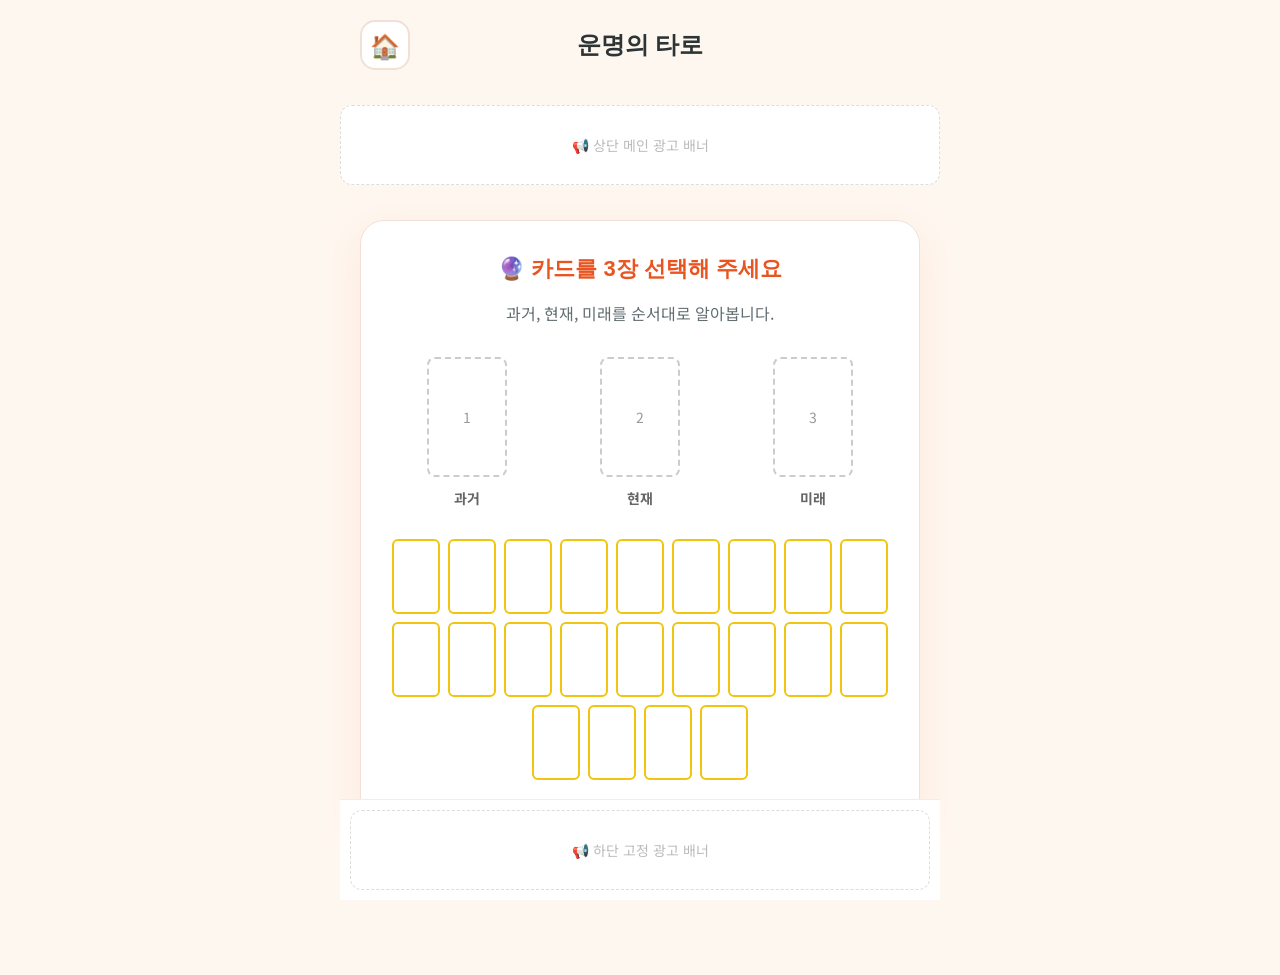
<file: tarot-v2.html>
<!DOCTYPE html>
<html lang="ko">
<head>
    <meta charset="UTF-8">
    <meta name="viewport" content="width=device-width, initial-scale=1.0">
    <title>운명의 타로 - 인생의 지혜</title>
    <link rel="stylesheet" href="common.css">
    <style>
        .tarot-deck {
            display: flex; flex-wrap: wrap; justify-content: center; gap: 8px; margin-bottom: 20px;
        }
        .tarot-card {
            width: 48px; height: 75px; background: linear-gradient(135deg, #2c3e50, #34495e); 
            border: 2px solid #f1c40f; border-radius: 6px; cursor: pointer; transition: 0.3s;
            background-image: repeating-linear-gradient(45deg, rgba(255,255,255,0.1) 0, rgba(255,255,255,0.1) 2px, transparent 2px, transparent 4px);
        }
        .tarot-card:hover { transform: translateY(-5px); box-shadow: 0 5px 15px rgba(241,196,15,0.4); }
        .tarot-card.picked { opacity: 0; pointer-events: none; }
        
        .slots { display: flex; justify-content: space-around; margin: 30px 0; }
        .slot {
            width: 80px; height: 120px; border: 2px dashed #ccc; border-radius: 8px;
            display: flex; flex-direction: column; align-items: center; justify-content: center;
            font-size: 14px; color: #999;
        }
        .slot.filled {
            border: 2px solid var(--primary); background: #fff; color: var(--primary-dark);
            box-shadow: 0 4px 10px rgba(0,0,0,0.1); font-weight: bold; font-size: 40px;
        }
        .slot-title { font-size: 14px; color: #666; margin-top: 10px; font-weight: bold; }
        
        #result-view { display: none; }
        .res-box { background: #fff; padding: 20px; border-radius: 12px; margin-bottom: 20px; border-left: 5px solid var(--primary); text-align: left;}
        .res-title { font-size: 20px; color: var(--primary-dark); margin-bottom: 10px; font-weight: bold; border-bottom: 1px solid #eee; padding-bottom: 10px;}
        .res-desc { font-size: 17px; line-height: 1.6; color: #444; }
        
        #loading-view { display: none; text-align: center; padding: 40px 0; }
        .spinner { font-size: 50px; animation: spin 2s linear infinite; display: inline-block;}
        @keyframes spin { 100% { transform: rotate(360deg); } }
    </style>
</head>
<body>

<div class="app-container">
    <header class="top-nav">
        <a href="index.html" class="home-btn">🏠</a>
        <h2 style="font-size: 24px;">운명의 타로</h2>
        <div style="width:50px;"></div>
    </header>

    <div class="ad-box">📢 상단 메인 광고 배너</div>

    <main class="content-padding">
        <div id="select-view" class="card animate-in" style="text-align: center;">
            <h3 style="font-size: 22px; color: var(--primary-dark); margin-bottom: 15px;">🔮 카드를 3장 선택해 주세요</h3>
            <p style="color: var(--text-sub); font-size: 16px; margin-bottom: 20px;">과거, 현재, 미래를 순서대로 알아봅니다.</p>
            
            <div class="slots">
                <div><div class="slot" id="slot-0">1</div><div class="slot-title">과거</div></div>
                <div><div class="slot" id="slot-1">2</div><div class="slot-title">현재</div></div>
                <div><div class="slot" id="slot-2">3</div><div class="slot-title">미래</div></div>
            </div>
            
            <div class="tarot-deck" id="deck"></div>
        </div>

        <div id="loading-view" class="card">
            <div class="spinner">🔮</div>
            <h4 style="font-size: 20px; color: var(--primary-dark); margin-top: 15px;">우주의 기운을 읽는 중...</h4>
        </div>

        <div id="result-view" class="card animate-in">
            <h3 style="font-size: 24px; color: var(--primary-dark); text-align: center; margin-bottom: 20px;">📜 타로 리딩 결과</h3>
            <div id="res-content"></div>
            <button class="btn-main" style="margin-top: 20px;" onclick="location.reload()">다시 뽑기</button>
        </div>
    </main>

    <div class="ad-fixed-bottom">
        <div class="ad-box" style="margin:0">📢 하단 고정 광고 배너</div>
    </div>
</div>

<script>
const arcana = [
    { e: "🃏", n: "광대 (The Fool)", d: "새로운 시작과 무한한 가능성을 의미합니다. 두려움 없이 첫걸음을 내딛으세요." },
    { e: "🧙‍♂️", n: "마법사 (The Magician)", d: "당신에게는 이미 성공할 수 있는 능력과 도구가 갖춰져 있습니다. 자신감을 가지세요." },
    { e: "👩‍🏫", n: "여사제 (The High Priestess)", d: "내면의 직관과 통찰력이 뛰어난 시기입니다. 당신의 육감을 믿고 조용히 관찰하세요." },
    { e: "👸", n: "여황제 (The Empress)", d: "풍요와 사랑이 넘칩니다. 물질적, 정신적으로 안정되며 풍성한 결실을 맺게 됩니다." },
    { e: "🤴", n: "황제 (The Emperor)", d: "강력한 리더십과 체계적인 질서가 필요한 때입니다. 권위와 안정을 얻게 됩니다." },
    { e: "🕍", n: "교황 (The Hierophant)", d: "전통과 규칙을 따르는 것이 이롭습니다. 훌륭한 멘토나 귀인의 도움을 받을 수 있습니다." },
    { e: "💑", n: "연인 (The Lovers)", d: "아름다운 인연이나 중요한 선택의 갈림길에 있습니다. 마음이 끌리는 쪽을 택하세요." },
    { e: "🐎", n: "전차 (The Chariot)", d: "강력한 추진력으로 장애물을 돌파할 때입니다. 주저하지 말고 앞으로 나아가세요." },
    { e: "🦁", n: "힘 (Strength)", d: "부드러움이 강함을 이깁니다. 인내심과 따뜻한 포용력으로 상황을 통제할 수 있습니다." },
    { e: "🏮", n: "은둔자 (The Hermit)", d: "외부의 소음에서 벗어나 스스로를 돌아볼 시간입니다. 해답은 당신 내면에 있습니다." },
    { e: "🎡", n: "운명의 수레바퀴 (Wheel of Fortune)", d: "운명의 큰 전환점이 찾아왔습니다. 변화의 흐름에 순응하면 더 높은 곳으로 올라갑니다." },
    { e: "⚖️", n: "정의 (Justice)", d: "공정하고 객관적인 판단이 필요합니다. 뿌린 대로 거두게 되는 인과응보의 시기입니다." },
    { e: "🤸", n: "매달린 사람 (The Hanged Man)", d: "잠시 멈춰 서서 관점을 완전히 바꿔야 할 때입니다. 헌신과 기다림이 필요합니다." },
    { e: "💀", n: "죽음 (Death)", d: "하나의 챕터가 끝나고 완전히 새로운 시작이 열립니다. 과거에 대한 집착을 버리세요." },
    { e: "🏺", n: "절제 (Temperance)", d: "양극단에 치우치지 않는 균형과 조화가 필요합니다. 타협을 통해 최선을 찾으세요." },
    { e: "👿", n: "악마 (The Devil)", d: "유혹이나 물질적 집착에 빠지기 쉬운 때입니다. 스스로를 얽매고 있는 사슬을 끊어내세요." },
    { e: "⚡", n: "탑 (The Tower)", d: "예상치 못한 급격한 변화가 일어납니다. 낡은 껍질을 깨부수어야 새 건물을 지을 수 있습니다." },
    { e: "⭐", n: "별 (The Star)", d: "어두운 밤하늘의 희망입니다. 당신의 꿈과 목표가 이루어질 수 있는 긍정적인 기운이 가득합니다." },
    { e: "🌕", n: "달 (The Moon)", d: "불안과 환상이 혼재되어 있습니다. 숨겨진 진실을 파악할 때까지 성급한 결정은 미루세요." },
    { e: "☀️", n: "태양 (The Sun)", d: "최고의 행운과 긍정적인 에너지를 의미합니다. 모든 일이 순조롭고 명예와 기쁨을 얻습니다." },
    { e: "🎺", n: "심판 (Judgement)", d: "과거의 노력에 대한 보상을 받는 부활의 시기입니다. 긍정적인 소식을 듣게 됩니다." },
    { e: "🌍", n: "세계 (The World)", d: "완벽한 완성 해피엔딩을 의미합니다. 목표를 달성하고 새로운 차원으로 도약하게 됩니다." }
];

let picked = [];

function initDeck() {
    const deck = document.getElementById('deck');
    for(let i=0; i<22; i++) {
        let card = document.createElement('div');
        card.className = 'tarot-card';
        card.onclick = () => pickCard(card, i);
        deck.appendChild(card);
    }
}

function pickCard(cardEl, idx) {
    if(picked.length >= 3) return;
    
    // Pick random arcana
    let rIdx;
    do { rIdx = Math.floor(Math.random() * arcana.length); } 
    while (picked.find(p => p.idx === rIdx));
    
    picked.push({ idx: rIdx, data: arcana[rIdx] });
    cardEl.classList.add('picked');
    
    const slot = document.getElementById('slot-' + (picked.length - 1));
    slot.classList.add('filled');
    slot.innerText = arcana[rIdx].e;
    
    if(picked.length === 3) {
        setTimeout(showResult, 800);
    }
}

function showResult() {
    document.getElementById('select-view').style.display = 'none';
    document.getElementById('loading-view').style.display = 'block';
    
    setTimeout(() => {
        let html = "";
        const labels = ["과거의 영향", "현재의 상황", "미래의 조언"];
        
        for(let i=0; i<3; i++) {
            html += `
            <div class="res-box">
                <div class="res-title">${labels[i]}: ${picked[i].data.e} ${picked[i].data.n}</div>
                <div class="res-desc">${picked[i].data.d}</div>
            </div>`;
        }
        
        document.getElementById('res-content').innerHTML = html;
        document.getElementById('loading-view').style.display = 'none';
        document.getElementById('result-view').style.display = 'block';
    }, 2500);
}

window.onload = initDeck;
</script>
</body>
</html>
</file>
<file: common.css>
@import url('https://fonts.googleapis.com/css2?family=Noto+Sans+KR:wght@400;500;700;900&family=Gmarket+Sans:wght@500;700&display=swap');

:root {
    --primary: #FF6B35;
    --primary-dark: #E85520;
    --secondary: #00B894;
    --bg: #FEF7F0;
    --card-bg: #FFFFFF;
    --text-main: #2D3436;
    --text-sub: #636E72;
    --border: #F0E0D6;
    --shadow: 0 10px 40px rgba(255, 107, 53, 0.1);
    --radius: 24px;
}

* {
    margin: 0;
    padding: 0;
    box-sizing: border-box;
    -webkit-tap-highlight-color: transparent;
}

body {
    font-family: 'Noto Sans KR', sans-serif;
    background-color: var(--bg);
    color: var(--text-main);
    line-height: 1.6;
    font-size: 20px; /* Senior friendly base size */
    word-break: keep-all;
}

/* Typography */
h1, h2, h3, .title-font {
    font-family: 'Gmarket Sans', sans-serif;
    font-weight: 700;
}

/* Layout Containers */
.app-container {
    max-width: 600px;
    margin: 0 auto;
    background: var(--bg);
    min-height: 100vh;
    position: relative;
    padding-bottom: 100px; /* For fixed bottom nav/ads */
}

.content-padding {
    padding: 20px;
}

/* Components */
.card {
    background: var(--card-bg);
    border-radius: var(--radius);
    padding: 30px 20px;
    box-shadow: var(--shadow);
    margin-bottom: 24px;
    border: 1px solid var(--border);
}

.btn-main {
    display: block;
    width: 100%;
    padding: 20px;
    background: linear-gradient(135deg, var(--primary), var(--primary-dark));
    color: white;
    border: none;
    border-radius: 20px;
    font-size: 22px;
    font-weight: 800;
    cursor: pointer;
    text-align: center;
    text-decoration: none;
    box-shadow: 0 8px 20px rgba(232, 85, 32, 0.3);
    transition: transform 0.2s, box-shadow 0.2s;
}

.btn-main:active {
    transform: scale(0.98);
}

.btn-sub {
    display: block;
    width: 100%;
    padding: 16px;
    background: white;
    color: var(--text-main);
    border: 3px solid var(--border);
    border-radius: 20px;
    font-size: 18px;
    font-weight: 700;
    cursor: pointer;
    text-align: center;
    text-decoration: none;
    margin-top: 12px;
}

/* Form Elements */
input, select {
    width: 100%;
    padding: 18px;
    margin-bottom: 16px;
    border: 3px solid var(--border);
    border-radius: 16px;
    font-size: 20px;
    font-family: inherit;
    outline: none;
    background: white;
}

input:focus {
    border-color: var(--primary);
}

label {
    display: block;
    font-size: 18px;
    font-weight: 700;
    margin-bottom: 8px;
    color: var(--text-sub);
}

/* Ad Placeholders (Clean Design) */
.ad-box {
    width: 100%;
    background: #fff;
    min-height: 80px;
    display: flex;
    align-items: center;
    justify-content: center;
    font-size: 14px;
    color: #bbb;
    margin: 15px 0;
    border-radius: 12px;
    border: 1px dashed #ddd;
}

.ad-fixed-bottom {
    position: fixed;
    bottom: 0;
    left: 50%;
    transform: translateX(-50%);
    width: 100%;
    max-width: 600px;
    z-index: 1000;
    background: #fff;
    border-top: 1px solid #eee;
    padding: 10px;
}

/* Grid for Index Page */
.menu-grid {
    display: grid;
    grid-template-columns: 1fr 1fr;
    gap: 16px;
    padding: 10px;
}

@media (max-width: 400px) {
    .menu-grid {
        grid-template-columns: 1fr;
    }
}

.menu-item {
    background: white;
    border-radius: 20px;
    padding: 20px;
    text-align: center;
    text-decoration: none;
    color: inherit;
    box-shadow: 0 4px 15px rgba(0,0,0,0.05);
    border: 1px solid #fff;
    transition: 0.2s;
}

.menu-item:hover {
    border-color: var(--primary);
    transform: translateY(-5px);
}

.menu-icon {
    font-size: 40px;
    margin-bottom: 12px;
    display: block;
}

.menu-title {
    font-size: 18px;
    font-weight: 800;
    display: block;
    margin-bottom: 4px;
}

.menu-desc {
    font-size: 13px;
    color: var(--text-sub);
    line-height: 1.3;
}

/* Header */
.top-nav {
    padding: 20px;
    display: flex;
    align-items: center;
    justify-content: space-between;
}

.home-btn {
    background: #fff;
    border: 2px solid var(--border);
    width: 50px;
    height: 50px;
    border-radius: 15px;
    display: flex;
    align-items: center;
    justify-content: center;
    font-size: 24px;
    cursor: pointer;
    text-decoration: none;
}

/* Animations */
@keyframes fadeInUp {
    from { opacity: 0; transform: translateY(20px); }
    to { opacity: 1; transform: translateY(0); }
}

.animate-in {
    animation: fadeInUp 0.6s ease-out forwards;
}
</file>
